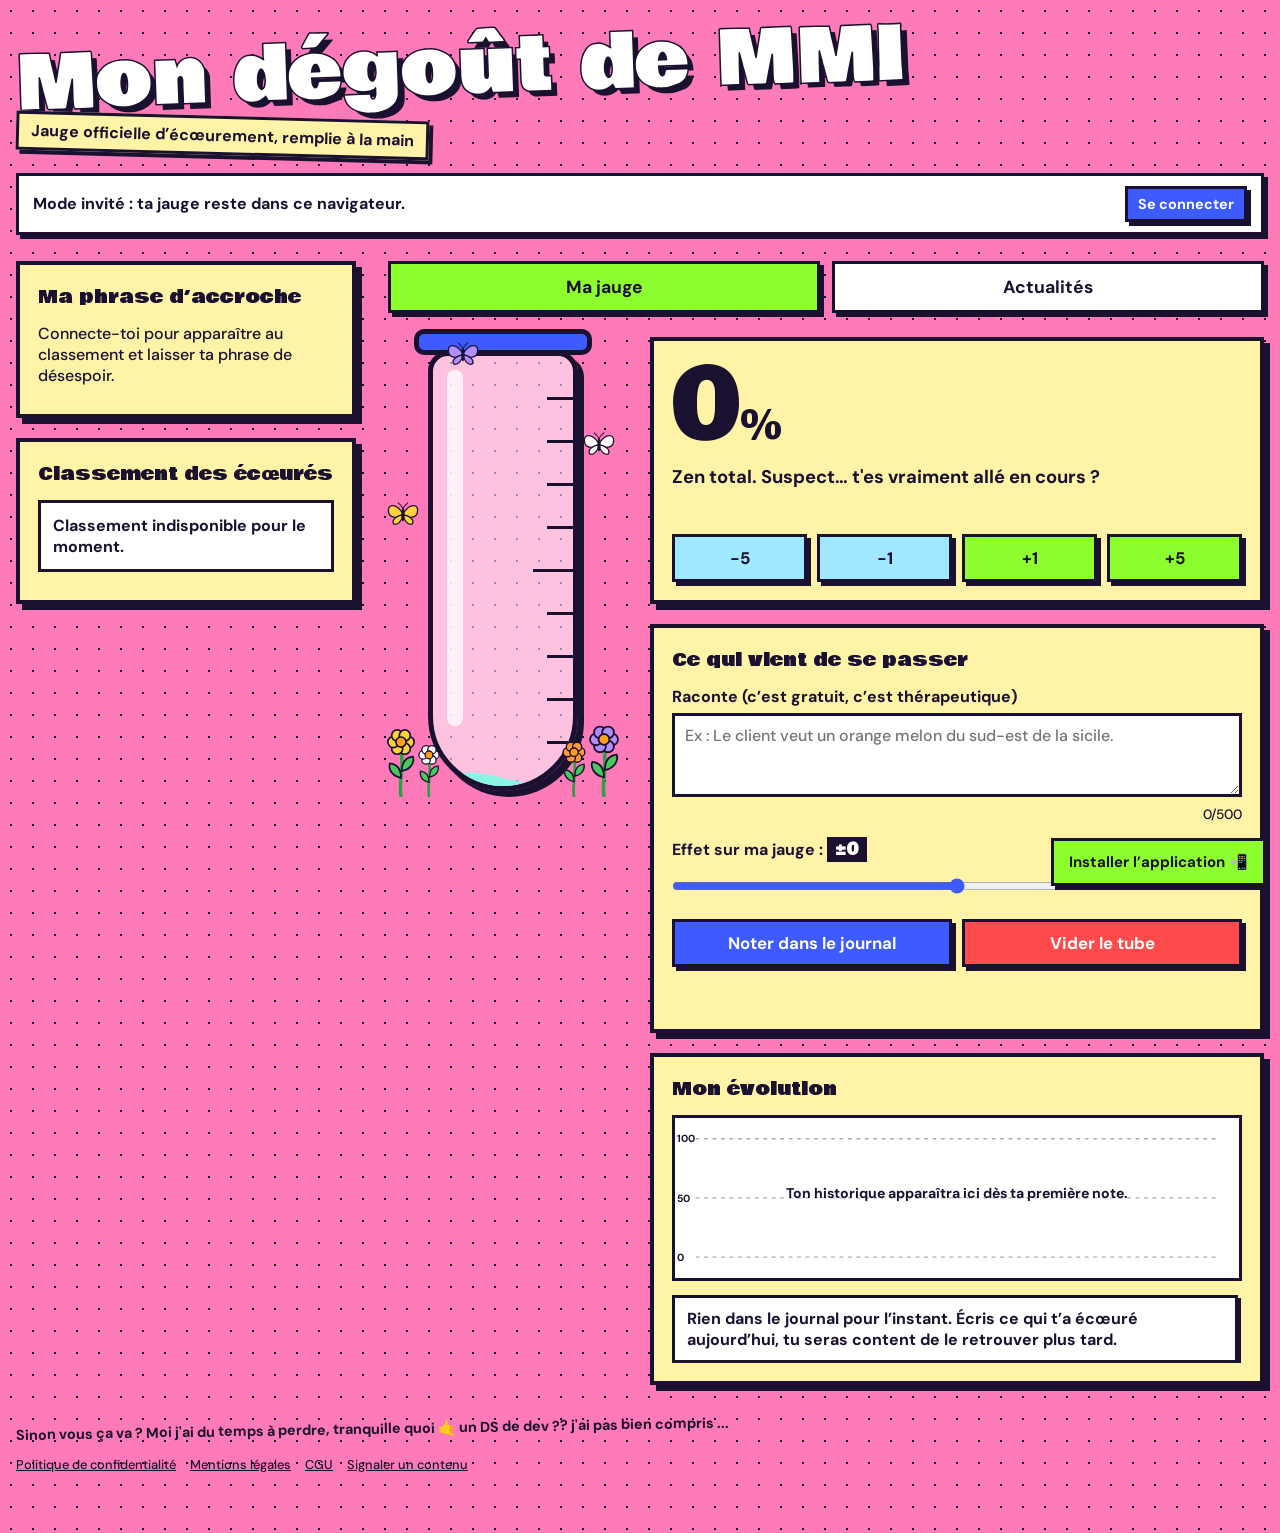
<file: index.html>
<!DOCTYPE html>
<html lang="fr">
<head>
<meta charset="utf-8">
<meta name="viewport" content="width=device-width, initial-scale=1">
<title>Mon dégoût de MMI</title>
<link rel="manifest" href="./manifest.webmanifest">
<meta name="theme-color" content="#ff7ab8">

<meta name="apple-mobile-web-app-capable" content="yes">
<meta name="apple-mobile-web-app-status-bar-style" content="black-translucent">
<meta name="apple-mobile-web-app-title" content="Dégoût MMI">
<link rel="apple-touch-icon" href="./icons/icon-192.png">
  
<script src="vendor/supabase.js"></script>
<script src="site-config.js"></script>
<style>
/* Polices hébergées sur le site (aucune requête vers Google Fonts) */
@font-face{font-family:"Bowlby One";font-style:normal;font-weight:400;font-display:swap;src:url(fonts/bowlby-one-latin-400-normal.woff2) format("woff2")}
@font-face{font-family:"DM Sans";font-style:normal;font-weight:500;font-display:swap;src:url(fonts/dm-sans-latin-500-normal.woff2) format("woff2")}
@font-face{font-family:"DM Sans";font-style:normal;font-weight:700;font-display:swap;src:url(fonts/dm-sans-latin-700-normal.woff2) format("woff2")}

:root{
  --bg:#ff7ab8; --paper:#fff3a8; --ink:#1a1030; --slime:#8dff2e; --slime-dark:#4fc400;
  --blue:#3d5bff; --white:#fff; --red:#ff4b4b; --shadow:6px 6px 0 var(--ink);
}
*{box-sizing:border-box}
html,body{margin:0}
body{
  background:var(--bg);
  background-image:radial-gradient(var(--ink) 1.2px, transparent 1.4px);
  background-size:22px 22px;
  color:var(--ink);
  font-family:"DM Sans",system-ui,sans-serif;
  font-weight:500; min-height:100vh; padding:28px 16px 60px;
}
main{max-width:1280px;margin:0 auto}

h1{
  font-family:"Bowlby One",Impact,sans-serif;font-weight:400;
  font-size:clamp(2.2rem,7vw,4.6rem);line-height:.95;margin:0 0 8px;
  color:var(--white);-webkit-text-stroke:3px var(--ink);paint-order:stroke fill;
  text-shadow:6px 6px 0 var(--ink);transform:rotate(-2deg);letter-spacing:.01em;
}
.sub{
  display:inline-block;background:var(--paper);border:3px solid var(--ink);
  padding:6px 12px;margin:10px 0 18px;box-shadow:4px 4px 0 var(--ink);
  transform:rotate(1.5deg);font-weight:700;
}
.bar{
  display:flex;flex-wrap:wrap;gap:12px;align-items:center;margin:0 0 26px;
  background:var(--white);border:3px solid var(--ink);box-shadow:4px 4px 0 var(--ink);
  padding:10px 14px;font-weight:700;
}
.bar .grow{flex:1}
.status{min-height:1.4em;font-weight:700}

.layout{display:grid;grid-template-columns:340px minmax(0,1fr);gap:32px;align-items:start}
aside{position:sticky;top:16px;display:flex;flex-direction:column;gap:20px}
@media (max-width:1000px){.layout{grid-template-columns:1fr} aside{order:2;position:static}}

.card{background:var(--paper);border:4px solid var(--ink);box-shadow:var(--shadow);padding:18px}
.card h2{font-family:"Bowlby One",Impact,sans-serif;font-weight:400;font-size:1.15rem;margin:0 0 12px}
.card p{margin:0 0 10px}
.hint{font-size:.88rem;opacity:.85}

button{
  font:inherit;font-weight:700;color:var(--ink);cursor:pointer;background:var(--white);
  border:3px solid var(--ink);padding:10px 14px;box-shadow:4px 4px 0 var(--ink);
  transition:transform .08s, box-shadow .08s;
}
button:hover{transform:translate(-1px,-1px);box-shadow:5px 5px 0 var(--ink)}
button:active{transform:translate(4px,4px);box-shadow:0 0 0 var(--ink)}
button:focus-visible,input:focus-visible,textarea:focus-visible,select:focus-visible{outline:4px solid var(--blue);outline-offset:3px}
button:disabled{opacity:.5;cursor:not-allowed}
.up{background:var(--slime)} .down{background:#9fe8ff} .danger{background:var(--red);color:var(--white)}
.primary{background:var(--blue);color:var(--white)}
.small{padding:6px 10px;font-size:.9rem}
.btnlink{
  display:inline-block;text-decoration:none;font-weight:700;color:var(--white);background:var(--blue);
  border:3px solid var(--ink);padding:10px 14px;box-shadow:4px 4px 0 var(--ink);
  transition:transform .08s, box-shadow .08s;
}
.btnlink:hover{transform:translate(-1px,-1px);box-shadow:5px 5px 0 var(--ink)}
.btnlink:active{transform:translate(4px,4px);box-shadow:0 0 0 var(--ink)}
.btnlink:focus-visible{outline:4px solid var(--blue);outline-offset:3px}

input[type=text],input[type=email],input[type=password],textarea{
  width:100%;font:inherit;font-weight:500;color:var(--ink);background:var(--white);
  border:3px solid var(--ink);padding:9px 10px;
}
textarea{resize:vertical;min-height:84px}
label{display:block;font-weight:700;margin:0 0 6px}
.field{margin:0 0 14px}
.count{font-size:.85rem;text-align:right;margin-top:4px}

/* ---------- classement ---------- */
.board{list-style:none;margin:0;padding:0;max-height:62vh;overflow:auto;border:3px solid var(--ink);background:var(--white)}
.board li{
  display:grid;grid-template-columns:36px 1fr auto;gap:4px 10px;align-items:center;
  padding:10px 12px;border-bottom:3px solid var(--ink);
}
.board li:last-child{border-bottom:0}
.board li.me{background:var(--slime)}
.rank{
  font-family:"Bowlby One",Impact,sans-serif;font-size:1rem;text-align:center;
  background:var(--ink);color:var(--white);padding:3px 0;
}
.pseudo{font-weight:700;overflow-wrap:anywhere}
.pct{font-family:"Bowlby One",Impact,sans-serif}
.mini{grid-column:2 / 4;height:10px;border:2px solid var(--ink);background:var(--white);border-radius:6px;overflow:hidden}
.mini i{display:block;height:100%;background:var(--slime-dark)}
.phrase{
  grid-column:2 / 4;font-style:italic;font-size:.92rem;line-height:1.3;overflow-wrap:anywhere;
  background:var(--paper);border:2px solid var(--ink);padding:4px 8px;
}
.phrase:empty{display:none}
.board .board-note{display:block;padding:12px;font-weight:700}
.board li.inf .pct{color:#d6001c}
.board li.inf .mini i{background:#ff4b4b}

/* ---------- tube ---------- */
.lab{display:grid;grid-template-columns:minmax(200px,230px) 1fr;gap:32px;align-items:start}
@media (max-width:720px){.lab{grid-template-columns:1fr}}
.tube-wrap{display:flex;justify-content:center;padding-top:14px}
.tube-box{position:relative;width:150px;height:440px}
.tube{
  position:absolute;inset:0;border:5px solid var(--ink);border-radius:20px 20px 75px 75px;
  background:rgba(255,255,255,.55);overflow:hidden;box-shadow:var(--shadow);isolation:isolate;
}
.tube::after{content:"";position:absolute;top:14px;left:14px;width:16px;bottom:60px;border-radius:10px;background:rgba(255,255,255,.75);z-index:5;pointer-events:none}
.cap{position:absolute;left:-14px;right:-14px;top:-22px;height:26px;background:var(--blue);border:5px solid var(--ink);border-radius:10px;z-index:6}
.liquid{
  position:absolute;left:0;right:0;bottom:0;height:0%;
  background:linear-gradient(180deg,var(--liq-top,var(--slime)) 0%,var(--liq-bot,var(--slime-dark)) 100%);
  transition:height .9s cubic-bezier(.3,1.4,.5,1);z-index:2;
}
.wave{position:absolute;left:0;top:-18px;width:200%;height:20px;overflow:visible}
.wave path{fill:var(--liq-top,var(--slime))}
.wave.w1{animation:slosh 3.2s linear infinite}
.wave.w2{top:-12px;opacity:.55;animation:slosh 5s linear infinite reverse}
@keyframes slosh{to{transform:translateX(-50%)}}
.bubble{position:absolute;bottom:-12px;border:3px solid var(--ink);border-radius:50%;background:rgba(255,255,255,.55);animation:rise linear forwards}
@keyframes rise{to{transform:translateY(var(--up));opacity:.2}}
.ticks{position:absolute;inset:0;z-index:4;pointer-events:none}
.tick{position:absolute;right:0;width:26px;border-top:3px solid var(--ink)}
.tick.big{width:40px}
.tube-box.shake{animation:shake .35s infinite}
@keyframes shake{0%,100%{transform:translateX(0) rotate(0)}25%{transform:translateX(-4px) rotate(-1.5deg)}75%{transform:translateX(4px) rotate(1.5deg)}}
.drip{position:absolute;top:-6px;left:50%;width:18px;height:18px;margin-left:-9px;background:var(--liq-top,var(--slime));border:3px solid var(--ink);border-radius:50% 50% 50% 0;transform:rotate(-45deg) scale(0);transition:transform .3s;z-index:7}
.full .drip{transform:rotate(-45deg) scale(1)}

/* ---------- 0-20 % : le jardin (fleurs + papillons) ---------- */
.garden{
  position:absolute;left:-46px;right:-46px;top:-40px;bottom:-6px;pointer-events:none;z-index:9;
  opacity:0;visibility:hidden;transition:opacity .8s,visibility 0s .8s;
}
.bloom .garden{opacity:1;visibility:visible;transition:opacity .8s}
.flower{
  position:absolute;bottom:0;height:auto;
  transform:scaleY(0);transform-origin:50% 100%;
  transition:transform .9s cubic-bezier(.3,1.5,.5,1);
}
.bloom .flower{transform:scaleY(1)}
.flower .sway{transform-box:fill-box;transform-origin:50% 100%;animation:sway 3.4s ease-in-out infinite alternate}
@keyframes sway{from{transform:rotate(-4deg)}to{transform:rotate(4deg)}}
.flower .petals{fill:var(--pc)}
.fl1{left:2px;width:34px;transition-delay:.05s}
.fl2{left:34px;width:26px;transition-delay:.25s}
.fl3{right:2px;width:36px;transition-delay:.15s}
.fl4{right:36px;width:28px;transition-delay:.35s}
.fl2 .sway{animation-delay:-1.2s} .fl3 .sway{animation-delay:-2s} .fl4 .sway{animation-delay:-.6s}
.bfly{position:absolute;width:34px;height:auto}
.bfly .wing{fill:var(--wc);stroke:var(--ink);stroke-width:1.5;stroke-linejoin:round}
.bfly .wl,.bfly .wr{transform-box:fill-box;animation:flap .3s ease-in-out infinite alternate}
.bfly .wl{transform-origin:100% 50%}
.bfly .wr{transform-origin:0 50%}
@keyframes flap{to{transform:scaleX(.2)}}
.b1{left:4px;top:190px;animation:fly1 9s ease-in-out infinite}
.b2{right:8px;top:120px;animation:fly2 11s ease-in-out -3s infinite}
.b3{left:64px;top:30px;animation:fly3 13s ease-in-out -6s infinite}
@keyframes fly1{0%,100%{transform:translate(0,0) rotate(-8deg)}25%{transform:translate(34px,-60px) rotate(12deg)}50%{transform:translate(8px,-120px) rotate(-6deg)}75%{transform:translate(-14px,-50px) rotate(14deg)}}
@keyframes fly2{0%,100%{transform:translate(0,0) rotate(8deg)}30%{transform:translate(-40px,40px) rotate(-12deg)}60%{transform:translate(-10px,110px) rotate(10deg)}80%{transform:translate(14px,50px) rotate(-8deg)}}
@keyframes fly3{0%,100%{transform:translate(0,0) rotate(0)}25%{transform:translate(50px,26px) rotate(14deg)}50%{transform:translate(90px,-6px) rotate(-10deg)}75%{transform:translate(30px,50px) rotate(8deg)}}

/* ---------- +∞ : liquide rouge, tube fissuré ---------- */
.cracks{position:absolute;inset:0;width:100%;height:100%;z-index:8;pointer-events:none;overflow:visible}
.cracks path{fill:none;stroke-linejoin:miter;stroke-linecap:round;stroke-dasharray:1;stroke-dashoffset:1;transition:stroke-dashoffset .7s ease-out}
.cracks .c-ink{stroke:var(--ink);stroke-width:5}
.cracks .c-hi{stroke:#fff;stroke-width:1.5}
.inf .cracks path{stroke-dashoffset:0}
.inf .liquid{background:linear-gradient(180deg,#ff5a5a 0%,#c4001f 60%,#8f0017 100%)}
.inf .wave path{fill:#ff5a5a}
.inf .drip{background:#ff4b4b}
.tube-box.shake.inf{animation:shake2 .11s infinite}
@keyframes shake2{0%,100%{transform:translateX(0) rotate(0)}25%{transform:translateX(-9px) rotate(-3deg)}75%{transform:translateX(9px) rotate(3deg)}}
.lab.inf .score{color:#d6001c}
.score.inf-on small{display:none}

/* ---------- panneau ---------- */
.panel{display:flex;flex-direction:column;gap:20px;min-width:0}
.score{font-family:"Bowlby One",Impact,sans-serif;font-size:clamp(3.6rem,10vw,6rem);line-height:1;margin:0}
.score small{font-size:.4em}
.mood{margin:8px 0 14px;font-size:1.15rem;font-weight:700;min-height:3.2em}
.row{display:flex;flex-wrap:wrap;gap:10px}
.row button{flex:1 1 56px;font-size:1.05rem}
input[type=range]{width:100%;accent-color:var(--blue);height:28px;margin:4px 0 0}
.impact{font-family:"Bowlby One",Impact,sans-serif;background:var(--ink);color:var(--white);padding:0 8px}

/* ---------- historique ---------- */
.chart{width:100%;height:auto;display:block;background:var(--white);border:3px solid var(--ink);margin:0 0 14px}
.history{list-style:none;margin:0;padding:0 4px 0 0;display:flex;flex-direction:column;gap:12px;max-height:520px;overflow:auto}
.history li{background:var(--white);border:3px solid var(--ink);padding:10px 12px;box-shadow:3px 3px 0 var(--ink)}
.h-top{display:flex;flex-wrap:wrap;gap:8px;align-items:center;font-size:.85rem;font-weight:700;margin-bottom:6px}
.h-top .grow{flex:1}
.badge{padding:1px 8px;border:2px solid var(--ink);font-family:"Bowlby One",Impact,sans-serif;font-size:.8rem}
.badge.plus{background:var(--slime)} .badge.minus{background:#9fe8ff} .badge.zero{background:var(--paper)}
.h-text{margin:0;overflow-wrap:anywhere;white-space:pre-wrap}
.history .empty{font-weight:700;background:var(--white);border:3px solid var(--ink);padding:10px 12px}

/* ---------- onglets + actualités ---------- */
[hidden]{display:none!important}
.center{min-width:0}
.maintabs{display:flex;gap:12px;margin:0 0 24px}
.maintabs button{flex:1;font-size:1.1rem;padding:12px 14px}
.maintabs button[aria-selected=true]{background:var(--slime)}
.news{display:flex;flex-direction:column;gap:20px;min-width:0}
.feed-head{display:flex;flex-wrap:wrap;align-items:center;justify-content:space-between;gap:10px;margin:0 0 14px}
.feed-head h2{margin:0}
.feed{list-style:none;margin:0;padding:0;display:flex;flex-direction:column;gap:14px}
.feed li{background:var(--white);border:3px solid var(--ink);padding:10px 12px;box-shadow:3px 3px 0 var(--ink)}
.feed li.mine{background:#f2ffd6}
.f-top{display:flex;flex-wrap:wrap;gap:8px;align-items:center;font-size:.85rem;font-weight:700;margin-bottom:6px}
.f-top .grow{flex:1}
.f-name{font-family:"Bowlby One",Impact,sans-serif;font-weight:400;background:var(--slime);border:2px solid var(--ink);padding:1px 8px;overflow-wrap:anywhere}
.f-text{margin:0;overflow-wrap:anywhere;white-space:pre-wrap;font-size:1.02rem}
.feed .empty{font-weight:700;box-shadow:none}

/* ---------- likes sur les actualités ---------- */
.like-row{margin-top:10px;display:flex;align-items:center;gap:10px}
.like{display:inline-flex;align-items:center;gap:6px;padding:3px 10px;font-size:.9rem;box-shadow:3px 3px 0 var(--ink)}
.like .heart{font-size:1.15em;line-height:1}
.like[aria-pressed=true]{background:#ffd6e8;color:#b0003a}

/* ---------- légal : consentement, liens, signalement ---------- */
.check{display:flex;gap:10px;align-items:flex-start;font-weight:500;margin:0}
.check input{width:auto;margin-top:4px;flex:none}
.check a{color:var(--blue);font-weight:700}
.small-link{font-size:.85rem;font-weight:700;color:var(--ink)}
.legal-nav{display:flex;flex-wrap:wrap;gap:4px 14px;margin-top:23px;font-size:.8rem;font-weight:500}
.legal-nav a{color:var(--ink);background:none;border:0;padding:0;box-shadow:none;text-decoration:underline}
.legal-nav a:hover{text-decoration-thickness:2px}

/* ---------- connexion ---------- */
dialog{border:4px solid var(--ink);background:var(--paper);box-shadow:var(--shadow);padding:22px;width:min(420px,92vw);color:var(--ink)}
dialog::backdrop{background:rgba(26,16,48,.6)}
.tabs{display:flex;gap:10px;margin:0 0 16px}
.tabs button{flex:1}
.tabs button[aria-selected=true]{background:var(--slime)}
.err{color:#b00020;font-weight:700;min-height:1.3em;margin:0 0 10px}
.msg{min-height:1.4em;font-weight:700;margin:10px 0}
.msg.ok{color:#0a6b1f}
.msg.bad{color:#b00020}
dialog h2{font-family:"Bowlby One",Impact,sans-serif;font-weight:400;font-size:1.2rem;margin:0 0 10px}
dialog p{margin:0 0 12px}
.forgot{margin:-4px 0 12px}
.linkbtn,.linkbtn:hover,.linkbtn:active{
  background:none;border:0;box-shadow:none;transform:none;padding:0;
  font-weight:700;color:var(--blue);text-decoration:underline;cursor:pointer;
}
footer{margin-top:30px;font-size:.9rem;font-weight:700;transform:rotate(-1deg)}
@media (prefers-reduced-motion:reduce){*,*::before,*::after{animation:none!important;transition:none!important}}
</style>
</head>

  <style>
#pwa-install-btn {
  position: fixed;
  right: 14px;
  bottom: 14px;
  z-index: 9999;
  background: #8dff2e;
  color: #1a1030;
  border: 3px solid #1a1030;
  padding: 11px 15px;
  font: 700 15px "DM Sans", system-ui, sans-serif;
  box-shadow: 4px 4px 0 #1a1030;
  cursor: pointer;
}
#pwa-install-btn[hidden] {
  display: none;
}
</style>

<button id="pwa-install-btn" hidden type="button">
  Installer l’application 📲
</button>

<script>
(function () {
  if ("serviceWorker" in navigator) {
    window.addEventListener("load", function () {
      navigator.serviceWorker.register("./sw.js");
    });
  }

  const installButton = document.getElementById("pwa-install-btn");
  let installPrompt = null;

  const isStandalone =
    window.matchMedia("(display-mode: standalone)").matches ||
    window.navigator.standalone === true;

  if (isStandalone) return;

  installButton.hidden = false;

  window.addEventListener("beforeinstallprompt", function (event) {
    event.preventDefault();
    installPrompt = event;
  });

  installButton.addEventListener("click", async function () {
    if (installPrompt) {
      installPrompt.prompt();
      await installPrompt.userChoice;
      installPrompt = null;
      installButton.hidden = true;
    } else {
      alert(
        "Android : ouvre le menu ⋮ de Chrome puis Installer l’application.\n\n" +
        "iPhone : dans Safari, touche Partager puis Sur l’écran d’accueil."
      );
    }
  });

  window.addEventListener("appinstalled", function () {
    installButton.hidden = true;
  });
})();
</script>
  
<body>
<main>
  <h1>Mon dégoût de MMI</h1>
  <div class="sub">Jauge officielle d’écœurement, remplie à la main</div>

  <div class="bar">
    <span id="who">Mode invité : ta jauge reste dans ce navigateur.</span>
    <span class="grow"></span>
    <button class="primary small" id="btnLogin">Se connecter</button>
    <button class="small" id="btnLogout" hidden>Se déconnecter</button>
  </div>

  <div class="layout">
    <!-- ======== COLONNE GAUCHE : CLASSEMENT ======== -->
    <aside>
      <section class="card" id="profileCard">
        <h2>Ma phrase d’accroche</h2>
        <div id="guestCta">
          <p>Connecte-toi pour apparaître au classement et laisser ta phrase de désespoir.</p>
        </div>
        <div id="phraseForm" hidden>
          <div class="field">
            <label for="phrase">Ton cri du cœur</label>
            <input type="text" id="phrase" maxlength="150" placeholder="Ex : Encore du dev...">
            <div class="count"><span id="phraseCount">0</span>/150</div>
          </div>
          <button class="up small" id="phraseSave">Publier ma phrase</button>
        </div>
      </section>

      <section class="card">
        <h2>Classement des écœurés</h2>
        <ol class="board" id="board"></ol>
        <p class="hint" id="boardHint" style="margin-top:10px"></p>
      </section>

      <section class="card" id="profilCard" hidden>
        <h2>Mon profil</h2>
        <p class="hint">Change ton pseudo, ton adresse email ou ton mot de passe.</p>
        <a class="btnlink" href="profil.html">Personnaliser mon profil</a>
      </section>
    </aside>

    <!-- ======== ZONE CENTRALE ======== -->
    <div class="center">
    <div class="maintabs" role="tablist">
      <button type="button" role="tab" id="tabGauge" aria-selected="true">Ma jauge</button>
      <button type="button" role="tab" id="tabNews" aria-selected="false">Actualités</button>
    </div>

    <div class="lab" id="lab">
      <div class="tube-wrap">
        <div class="tube-box" id="tubeBox">
          <div class="cap"></div>
          <div class="drip"></div>
          <div class="tube">
            <div class="liquid" id="liquid">
              <svg class="wave w2" viewBox="0 0 300 20" preserveAspectRatio="none"><path d="M0 10 Q37 0 75 10 T150 10 T225 10 T300 10 V20 H0Z"/></svg>
              <svg class="wave w1" viewBox="0 0 300 20" preserveAspectRatio="none"><path d="M0 10 Q37 0 75 10 T150 10 T225 10 T300 10 V20 H0Z"/></svg>
            </div>
            <div class="ticks" id="ticks"></div>
          </div>
          <svg class="cracks" viewBox="0 0 150 440" aria-hidden="true">
            <path class="c-ink" pathLength="1" d="M0 92 L26 106 L20 130 L50 144 L42 172 L68 188"/>
            <path class="c-ink" pathLength="1" d="M150 150 L124 164 L132 190 L104 206 L112 238 L84 254"/>
            <path class="c-ink" pathLength="1" d="M64 440 L70 400 L50 374 L76 348 L66 320"/>
            <path class="c-ink" pathLength="1" d="M98 0 L86 38 L104 60 L90 98"/>
            <path class="c-ink" pathLength="1" d="M42 172 L16 186"/>
            <path class="c-ink" pathLength="1" d="M112 238 L138 256"/>
            <path class="c-ink" pathLength="1" d="M76 348 L104 362"/>
            <path class="c-hi" pathLength="1" d="M0 92 L26 106 L20 130 L50 144 L42 172 L68 188"/>
            <path class="c-hi" pathLength="1" d="M150 150 L124 164 L132 190 L104 206 L112 238 L84 254"/>
            <path class="c-hi" pathLength="1" d="M64 440 L70 400 L50 374 L76 348 L66 320"/>
            <path class="c-hi" pathLength="1" d="M98 0 L86 38 L104 60 L90 98"/>
            <path class="c-hi" pathLength="1" d="M42 172 L16 186"/>
            <path class="c-hi" pathLength="1" d="M112 238 L138 256"/>
            <path class="c-hi" pathLength="1" d="M76 348 L104 362"/>
          </svg>
          <div class="garden" aria-hidden="true">
          <svg class="flower fl1" viewBox="0 0 40 90" style="--pc:#ffd23d" aria-hidden="true"><g class="sway"><path d="M20 90 C17 72 24 56 20 36" fill="none" stroke="#2f9e44" stroke-width="4" stroke-linecap="round"/><path d="M20 68 C8 66 5 56 7 51 C15 52 20 58 20 68Z" fill="#4cc760" stroke="#1a1030" stroke-width="2"/><path d="M21 60 C33 58 36 48 34 43 C26 44 21 50 21 60Z" fill="#4cc760" stroke="#1a1030" stroke-width="2"/><g class="petals" stroke="#1a1030" stroke-width="2"><circle cx="29" cy="26" r="6.5"/><circle cx="24.5" cy="33.8" r="6.5"/><circle cx="15.5" cy="33.8" r="6.5"/><circle cx="11" cy="26" r="6.5"/><circle cx="15.5" cy="18.2" r="6.5"/><circle cx="24.5" cy="18.2" r="6.5"/></g><circle cx="20" cy="26" r="6" fill="#ff9f1c" stroke="#1a1030" stroke-width="2"/></g></svg>
          <svg class="flower fl2" viewBox="0 0 40 90" style="--pc:#ffffff" aria-hidden="true"><g class="sway"><path d="M20 90 C17 72 24 56 20 36" fill="none" stroke="#2f9e44" stroke-width="4" stroke-linecap="round"/><path d="M20 68 C8 66 5 56 7 51 C15 52 20 58 20 68Z" fill="#4cc760" stroke="#1a1030" stroke-width="2"/><path d="M21 60 C33 58 36 48 34 43 C26 44 21 50 21 60Z" fill="#4cc760" stroke="#1a1030" stroke-width="2"/><g class="petals" stroke="#1a1030" stroke-width="2"><circle cx="29" cy="26" r="6.5"/><circle cx="24.5" cy="33.8" r="6.5"/><circle cx="15.5" cy="33.8" r="6.5"/><circle cx="11" cy="26" r="6.5"/><circle cx="15.5" cy="18.2" r="6.5"/><circle cx="24.5" cy="18.2" r="6.5"/></g><circle cx="20" cy="26" r="6" fill="#ff9f1c" stroke="#1a1030" stroke-width="2"/></g></svg>
          <svg class="flower fl3" viewBox="0 0 40 90" style="--pc:#b28dff" aria-hidden="true"><g class="sway"><path d="M20 90 C17 72 24 56 20 36" fill="none" stroke="#2f9e44" stroke-width="4" stroke-linecap="round"/><path d="M20 68 C8 66 5 56 7 51 C15 52 20 58 20 68Z" fill="#4cc760" stroke="#1a1030" stroke-width="2"/><path d="M21 60 C33 58 36 48 34 43 C26 44 21 50 21 60Z" fill="#4cc760" stroke="#1a1030" stroke-width="2"/><g class="petals" stroke="#1a1030" stroke-width="2"><circle cx="29" cy="26" r="6.5"/><circle cx="24.5" cy="33.8" r="6.5"/><circle cx="15.5" cy="33.8" r="6.5"/><circle cx="11" cy="26" r="6.5"/><circle cx="15.5" cy="18.2" r="6.5"/><circle cx="24.5" cy="18.2" r="6.5"/></g><circle cx="20" cy="26" r="6" fill="#ff9f1c" stroke="#1a1030" stroke-width="2"/></g></svg>
          <svg class="flower fl4" viewBox="0 0 40 90" style="--pc:#ff9a3c" aria-hidden="true"><g class="sway"><path d="M20 90 C17 72 24 56 20 36" fill="none" stroke="#2f9e44" stroke-width="4" stroke-linecap="round"/><path d="M20 68 C8 66 5 56 7 51 C15 52 20 58 20 68Z" fill="#4cc760" stroke="#1a1030" stroke-width="2"/><path d="M21 60 C33 58 36 48 34 43 C26 44 21 50 21 60Z" fill="#4cc760" stroke="#1a1030" stroke-width="2"/><g class="petals" stroke="#1a1030" stroke-width="2"><circle cx="29" cy="26" r="6.5"/><circle cx="24.5" cy="33.8" r="6.5"/><circle cx="15.5" cy="33.8" r="6.5"/><circle cx="11" cy="26" r="6.5"/><circle cx="15.5" cy="18.2" r="6.5"/><circle cx="24.5" cy="18.2" r="6.5"/></g><circle cx="20" cy="26" r="6" fill="#ff9f1c" stroke="#1a1030" stroke-width="2"/></g></svg>
          <svg class="bfly b1" viewBox="0 0 40 30" style="--wc:#ffd23d" aria-hidden="true"><g class="wl"><path class="wing" d="M20 15 C12 2 1 3 3 13 C4 20 13 21 20 16Z"/><path class="wing" d="M20 16 C13 17 6 22 9 27 C14 29 19 23 20 16Z"/></g><g class="wr"><path class="wing" d="M20 15 C28 2 39 3 37 13 C36 20 27 21 20 16Z"/><path class="wing" d="M20 16 C27 17 34 22 31 27 C26 29 21 23 20 16Z"/></g><ellipse cx="20" cy="16" rx="1.8" ry="8" fill="#1a1030"/><path d="M20 9 C18 4 15 3 14 2 M20 9 C22 4 25 3 26 2" stroke="#1a1030" stroke-width="1.2" fill="none"/></svg>
          <svg class="bfly b2" viewBox="0 0 40 30" style="--wc:#ffffff" aria-hidden="true"><g class="wl"><path class="wing" d="M20 15 C12 2 1 3 3 13 C4 20 13 21 20 16Z"/><path class="wing" d="M20 16 C13 17 6 22 9 27 C14 29 19 23 20 16Z"/></g><g class="wr"><path class="wing" d="M20 15 C28 2 39 3 37 13 C36 20 27 21 20 16Z"/><path class="wing" d="M20 16 C27 17 34 22 31 27 C26 29 21 23 20 16Z"/></g><ellipse cx="20" cy="16" rx="1.8" ry="8" fill="#1a1030"/><path d="M20 9 C18 4 15 3 14 2 M20 9 C22 4 25 3 26 2" stroke="#1a1030" stroke-width="1.2" fill="none"/></svg>
          <svg class="bfly b3" viewBox="0 0 40 30" style="--wc:#b28dff" aria-hidden="true"><g class="wl"><path class="wing" d="M20 15 C12 2 1 3 3 13 C4 20 13 21 20 16Z"/><path class="wing" d="M20 16 C13 17 6 22 9 27 C14 29 19 23 20 16Z"/></g><g class="wr"><path class="wing" d="M20 15 C28 2 39 3 37 13 C36 20 27 21 20 16Z"/><path class="wing" d="M20 16 C27 17 34 22 31 27 C26 29 21 23 20 16Z"/></g><ellipse cx="20" cy="16" rx="1.8" ry="8" fill="#1a1030"/><path d="M20 9 C18 4 15 3 14 2 M20 9 C22 4 25 3 26 2" stroke="#1a1030" stroke-width="1.2" fill="none"/></svg>
          </div>
        </div>
      </div>

      <div class="panel">
        <section class="card">
          <p class="score" id="score" aria-live="polite"><span id="num">0</span><small>%</small></p>
          <p class="mood" id="mood"></p>
          <div class="row">
            <button class="down" data-d="-5">−5</button>
            <button class="down" data-d="-1">−1</button>
            <button class="up" data-d="1">+1</button>
            <button class="up" data-d="5">+5</button>
          </div>
        </section>

        <section class="card">
          <h2>Ce qui vient de se passer</h2>
          <div class="field">
            <label for="note">Raconte (c’est gratuit, c’est thérapeutique)</label>
            <textarea id="note" maxlength="500" placeholder="Ex : Le client veut un orange melon du sud-est de la sicile."></textarea>
            <div class="count"><span id="noteCount">0</span>/500</div>
          </div>
          <div class="field">
            <label for="impact">Effet sur ma jauge : <span class="impact" id="impactVal">±0</span></label>
            <input type="range" id="impact" min="-20" max="20" value="0">
          </div>
          <div class="row">
            <button class="primary" id="noteAdd">Noter dans le journal</button>
            <button class="danger" id="reset">Vider le tube</button>
          </div>
          <p class="status" id="status" role="status" style="margin-top:12px"></p>
        </section>

        <section class="card">
          <h2>Mon évolution</h2>
          <svg class="chart" id="chart" viewBox="0 0 600 170" role="img" aria-label="Courbe de l’évolution de ton dégoût"></svg>
          <ul class="history" id="history"></ul>
        </section>
      </div>
    </div>

    <!-- ======== ACTUALITÉS ======== -->
    <section class="news" id="newsView" hidden>
      <div class="card" id="newsGuest">
        <h2>Actualités</h2>
        <p>Lis ce que les autres écœurés ont sur le cœur. Connecte-toi pour publier toi aussi.</p>
      </div>

      <div class="card" id="newsComposer" hidden>
        <h2>Partager une actualité</h2>
        <div class="field">
          <label for="newsText">Ta pensée du jour (visible par tout le monde)</label>
          <textarea id="newsText" maxlength="500" placeholder="Ex : Quelqu'un a encore dit « c'est rien, c'est que du SQL »"></textarea>
          <div class="count"><span id="newsCount">0</span>/500</div>
        </div>
        <button class="primary" id="newsPublish">Publier</button>
        <p class="status" id="newsMsg" role="status" style="margin:10px 0 0"></p>
      </div>

      <div class="card">
        <div class="feed-head">
          <h2>Fil d’actualités</h2>
          <button class="primary small" id="newsRefresh">Actualiser</button>
        </div>
        <ul class="feed" id="newsList"></ul>
        <div class="row" style="margin-top:14px">
          <button id="newsMore" hidden>Voir plus anciennes</button>
        </div>
      </div>
    </section>
    </div>
  </div>

  <footer>Sinon vous ça va ? Moi j'ai du temps à perdre, tranquille quoi 🤙 un DS de dev ?? j'ai pas bien compris ...</footer>
  <nav class="legal-nav" aria-label="Documents légaux">
    <a href="confidentialite.html">Politique de confidentialité</a>
    <a href="mentions-legales.html">Mentions légales</a>
    <a href="cgu.html">CGU</a>
    <a href="#" id="reportLink">Signaler un contenu</a>
  </nav>
</main>

<!-- ======== MODALE CONNEXION ======== -->
<dialog id="authDlg">
  <form id="authForm" method="dialog" novalidate>
    <div class="tabs" role="tablist">
      <button type="button" role="tab" id="tabIn" aria-selected="true">Connexion</button>
      <button type="button" role="tab" id="tabUp" aria-selected="false">Inscription</button>
    </div>
    <div class="field" id="pseudoField" hidden>
      <label for="pseudo">Pseudo (visible au classement)</label>
      <input type="text" id="pseudo" maxlength="20" autocomplete="nickname">
    </div>
    <div class="field">
      <label for="email">Email</label>
      <input type="email" id="email" autocomplete="email">
    </div>
    <div class="field">
      <label for="pass">Mot de passe (6 caractères minimum)</label>
      <input type="password" id="pass" autocomplete="current-password">
    </div>
    <div class="field" id="consentField" hidden>
      <label class="check"><input type="checkbox" id="consent"><span>J’ai <strong>15 ans ou plus</strong> et j’ai lu la <a href="confidentialite.html" target="_blank" rel="noopener">politique de confidentialité</a> et les <a href="cgu.html" target="_blank" rel="noopener">CGU</a>.</span></label>
    </div>
    <p class="forgot" id="forgotRow"><button type="button" class="linkbtn" id="forgotBtn">Mot de passe oublié ?</button></p>
    <p class="err" id="authErr" role="alert"></p>
    <div class="row">
      <button type="submit" class="primary" id="authSubmit">Me connecter</button>
      <button type="button" id="authCancel">Annuler</button>
    </div>
  </form>
</dialog>

<!-- ======== MODALE MOT DE PASSE OUBLIÉ ======== -->
<dialog id="forgotDlg">
  <form id="forgotForm" novalidate>
    <h2>Mot de passe oublié</h2>
    <p>Entre l’adresse email de ton compte : on t’envoie un lien pour choisir un nouveau mot de passe.</p>
    <div class="field">
      <label for="forgotEmail">Email</label>
      <input type="email" id="forgotEmail" autocomplete="email">
    </div>
    <p class="msg" id="forgotMsg" role="status"></p>
    <div class="row">
      <button type="submit" class="primary" id="forgotSubmit">Envoyer le lien</button>
      <button type="button" id="forgotBack">Retour</button>
    </div>
  </form>
</dialog>

<!-- ======== MODALE NOUVEAU MOT DE PASSE (après clic sur le lien reçu par email) ======== -->
<dialog id="recoverDlg">
  <form id="recoverForm" novalidate>
    <h2>Nouveau mot de passe</h2>
    <p>Choisis un nouveau mot de passe pour ton compte.</p>
    <div class="field">
      <label for="newPw1">Nouveau mot de passe (6 caractères minimum)</label>
      <input type="password" id="newPw1" autocomplete="new-password">
    </div>
    <div class="field">
      <label for="newPw2">Confirmer le mot de passe</label>
      <input type="password" id="newPw2" autocomplete="new-password">
    </div>
    <p class="msg" id="recoverMsg" role="alert"></p>
    <div class="row">
      <button type="submit" class="primary" id="recoverSubmit">Enregistrer</button>
      <button type="button" id="recoverCancel">Plus tard</button>
    </div>
  </form>
</dialog>

<script>
(function(){
  "use strict";

  var SUPABASE_URL = "https://jkqkohhfoqaeszfzykbo.supabase.co";
  var SUPABASE_ANON_KEY = "sb_publishable_wZPckTyWZG-D9gs6HorRKA_snXc1h_O";


  var ONLINE = !!(SUPABASE_URL && SUPABASE_ANON_KEY && window.supabase);
  var sb = ONLINE ? window.supabase.createClient(SUPABASE_URL, SUPABASE_ANON_KEY) : null;

  var LS_KEY = "degout-mmi-v2";
  var $ = function(id){ return document.getElementById(id); };
  function el(tag, cls, text){
    var n = document.createElement(tag);
    if(cls) n.className = cls;
    if(text !== undefined) n.textContent = text;
    return n;
  }
  var INF = 101;                 // 101 = « +∞ » (au-delà de 100 %)
  function clamp(v){ return Math.max(0, Math.min(INF, Math.round(v))); }
  // À 100 %, un point de plus fait passer en +∞ (enregistré en base sous la valeur 101).
  // En redescendant, +∞ revient d'abord à 100 %.
  function applyDelta(prev, d){
    if(d === 0) return prev;
    if(d > 0) return prev >= 100 ? INF : Math.min(100, prev + d);
    if(prev > 100) return 100;
    return Math.max(0, prev + d);
  }

  var state = { level: 0, entries: [] };
  var user = null;              // utilisateur Supabase ou null (invité)
  var syncTimer = null;

  /* ---------- messages de la jauge ---------- */
  var moods = [
    [0,  "Zen total. Suspect… t'es vraiment allé en cours ?"],
    [15, "Petit pincement. Un ds surprise en marketing ..."],
    [25, "J'ai cliqué sur le mauvais cliquet"],
    [35, "Ça monte. Tremaine qui demande de travailler sans IA"],
    [45, "J'ai vu une affiche par IA, j'ai cru faire une crise cardiaque"],
    [55, "On reste positif dans le négatif, ok ..."],
    [65, "Un logo en SVG, un diapo en SVG, c'est quoi la suite ? "],
    [75, "Il y a un truc qui me dérange. Petit CM de traitement de l'info"],
    [85, "Quelqu’un vient de dire « c’est juste un petit site vitrine »."],
    [95, "Critique. Je vois du PHP partout"],
    [100,"TROP-PLEIN. Le tube déborde. Il y a un audit en papier pour essuyer tout ça ???"],
    [101,"+∞ DÉGOÛT. Le tube se fissure. Plus aucune unité ne peut mesurer ça."]
  ];
  function moodFor(v){
    var t = moods[0][1];
    for(var i=0;i<moods.length;i++){ if(v >= moods[i][0]) t = moods[i][1]; }
    return t;
  }

  /* ---------- graduations du tube ---------- */
  (function(){
    var ticks = $("ticks");
    for(var p=10;p<100;p+=10){
      var t = el("div", "tick" + (p % 50 === 0 ? " big" : ""));
      t.style.bottom = "calc(" + p + "% - 1.5px)";
      ticks.appendChild(t);
    }
  })();

  /* ---------- stockage invité ---------- */
  function loadGuest(){
    var s = { level: 0, entries: [] };
    try{
      var raw = localStorage.getItem(LS_KEY);
      if(raw){
        var o = JSON.parse(raw);
        s.level = clamp(o.level || 0);
        s.entries = Array.isArray(o.entries) ? o.entries : [];
      } else {
        var old = parseInt(localStorage.getItem("degout-mmi-niveau"), 10);
        if(!isNaN(old)) s.level = clamp(old);
      }
    }catch(e){}
    return s;
  }
  function saveGuest(){
    try{ localStorage.setItem(LS_KEY, JSON.stringify(state)); }catch(e){}
  }

  /* ---------- statut ---------- */
  var statusTimer;
  function say(msg, ms){
    $("status").textContent = msg || "";
    clearTimeout(statusTimer);
    if(msg) statusTimer = setTimeout(function(){ $("status").textContent = ""; }, ms || 4000);
  }

  /* ---------- rendu de la jauge ---------- */
  var shown = 0, raf;
  function countTo(target){
    cancelAnimationFrame(raf);
    if(target > 100){ shown = target; $("num").textContent = "+∞"; return; }
    (function step(){
      if(shown === target) return;
      shown += shown < target ? 1 : -1;
      $("num").textContent = shown;
      raf = requestAnimationFrame(function(){ setTimeout(step, 12); });
    })();
  }
  // Couleur du liquide : lagon attirant jusqu'à 20 %, glisse vers le vert toxique à 40 %.
  var COOL  = { top:[138,245,228], bot:[53,198,216] };
  var SLIME = { top:[141,255,46],  bot:[79,196,0] };
  function mixRGB(a, b, t){ return "rgb(" + a.map(function(v, i){ return Math.round(v + (b[i] - v) * t); }).join(",") + ")"; }
  function renderGauge(){
    var lv = state.level, inf = lv > 100;
    var t = Math.max(0, Math.min(1, (Math.min(lv, 100) - 20) / 20));   // 0 jusqu'à 20 %, 1 à partir de 40 %
    $("tubeBox").style.setProperty("--liq-top", mixRGB(COOL.top, SLIME.top, t));
    $("tubeBox").style.setProperty("--liq-bot", mixRGB(COOL.bot, SLIME.bot, t));
    $("tubeBox").classList.toggle("bloom", lv <= 20);
    $("liquid").style.height = Math.min(lv, 100) + "%";
    $("mood").textContent = moodFor(lv);
    countTo(lv);
    $("score").classList.toggle("inf-on", inf);
    $("tubeBox").classList.toggle("shake", lv >= 100);
    $("tubeBox").classList.toggle("inf", inf);
    $("lab").classList.toggle("full", lv >= 100);
    $("lab").classList.toggle("inf", inf);
  }

  /* ---------- bulles ---------- */
  setInterval(function(){
    if(state.level < 4 || document.hidden || $("lab").hidden) return;
    var liquid = $("liquid");
    var size = 8 + Math.random()*16;
    var b = el("div", "bubble");
    b.style.width = b.style.height = size + "px";
    b.style.left = (8 + Math.random()*70) + "%";
    b.style.setProperty("--up", "-" + (liquid.clientHeight - 8) + "px");
    b.style.animationDuration = (2.5 + Math.random()*3) + "s";
    liquid.appendChild(b);
    setTimeout(function(){ b.remove(); }, 6000);
  }, 650);

  /* ---------- journal + courbe ---------- */
  var SVGNS = "http://www.w3.org/2000/svg";
  function s(tag, attrs){
    var n = document.createElementNS(SVGNS, tag);
    for(var k in attrs) n.setAttribute(k, attrs[k]);
    return n;
  }
  function fmtDate(iso){
    try{
      return new Date(iso).toLocaleString("fr-FR", { day:"2-digit", month:"short", hour:"2-digit", minute:"2-digit" });
    }catch(e){ return ""; }
  }

  function renderChart(){
    var svg = $("chart");
    svg.replaceChildren();
    var W = 600, H = 170, P = 22;
    [0,50,100].forEach(function(v){
      var y = H - P - v/100*(H - 2*P);
      svg.appendChild(s("line", { x1:P, x2:W-P, y1:y, y2:y, stroke:"#1a1030", "stroke-width":1.5, "stroke-dasharray":"4 5", opacity:.35 }));
      var t = s("text", { x:2, y:y+4, "font-size":11, "font-weight":700, fill:"#1a1030" });
      t.textContent = v; svg.appendChild(t);
    });
    var E = state.entries.slice(-40);
    if(!E.length){
      var t0 = s("text", { x:W/2, y:H/2, "text-anchor":"middle", "font-size":15, "font-weight":700, fill:"#1a1030" });
      t0.textContent = "Ton historique apparaîtra ici dès ta première note.";
      svg.appendChild(t0); return;
    }
    var pts = E.map(function(e,i){
      return {
        x: E.length === 1 ? W/2 : P + 20 + i*(W - 2*P - 40)/(E.length - 1),
        y: H - P - Math.min(e.level, 100)/100*(H - 2*P), e: e
      };
    });
    var line = pts.map(function(p){ return p.x + "," + p.y; }).join(" ");
    if(pts.length > 1){
      svg.appendChild(s("polygon", { points: pts[0].x + "," + (H-P) + " " + line + " " + pts[pts.length-1].x + "," + (H-P), fill:"#8dff2e", opacity:.55 }));
      svg.appendChild(s("polyline", { points: line, fill:"none", stroke:"#1a1030", "stroke-width":3, "stroke-linejoin":"round" }));
    }
    pts.forEach(function(p){
      var c = s("circle", { cx:p.x, cy:p.y, r:6, fill: p.e.level > 100 ? "#ff4b4b" : p.e.delta > 0 ? "#8dff2e" : (p.e.delta < 0 ? "#9fe8ff" : "#fff3a8"), stroke:"#1a1030", "stroke-width":3 });
      var tt = s("title", {});
      tt.textContent = fmtDate(p.e.created_at) + " : " + (p.e.level > 100 ? "+∞" : p.e.level + " %") + (p.e.text ? " : " + p.e.text : "");
      c.appendChild(tt); svg.appendChild(c);
    });
  }

  function renderHistory(){
    var ul = $("history");
    ul.replaceChildren();
    if(!state.entries.length){
      ul.appendChild(el("li", "empty", "Rien dans le journal pour l’instant. Écris ce qui t’a écœuré aujourd’hui, tu seras content de le retrouver plus tard."));
      return;
    }
    state.entries.slice().reverse().slice(0, 100).forEach(function(e){
      var li = el("li");
      var top = el("div", "h-top");
      top.appendChild(el("span", "", fmtDate(e.created_at)));
      var d = e.delta;
      top.appendChild(el("span", "badge " + (d > 0 ? "plus" : d < 0 ? "minus" : "zero"), (e.level > 100 && d > 0) ? "+∞" : (d > 0 ? "+" : d < 0 ? "−" : "±") + Math.abs(d)));
      top.appendChild(el("span", "", "jauge à " + (e.level > 100 ? "+∞" : e.level + " %")));
      top.appendChild(el("span", "grow"));
      var del = el("button", "small", "Supprimer");
      del.setAttribute("aria-label", "Supprimer cette note");
      del.addEventListener("click", function(){ removeEntry(e); });
      top.appendChild(del);
      li.appendChild(top);
      li.appendChild(el("p", "h-text", e.text || "(sans commentaire)"));
      ul.appendChild(li);
    });
  }

  function renderAll(){ renderGauge(); renderChart(); renderHistory(); }

  /* ---------- actions sur la jauge ---------- */
  function persistLevel(){
    if(!user){ saveGuest(); return; }
    clearTimeout(syncTimer);
    syncTimer = setTimeout(async function(){
      var r = await sb.from("profiles").update({ level: state.level, updated_at: new Date().toISOString() }).eq("id", user.id);
      if(r.error) say("Synchronisation impossible pour le moment.");
      else loadBoard();
    }, 600);
  }
  function changeLevel(d){ state.level = applyDelta(state.level, d); renderGauge(); persistLevel(); }

  async function addEntry(text, delta, target){
    var before = state.level;
    var after = (typeof target === "number") ? target : applyDelta(before, delta);
    var entry = { text: text, delta: after - before, level: after, created_at: new Date().toISOString() };
    if(user){
      var r = await sb.from("entries").insert({ text: entry.text, delta: entry.delta, level: entry.level, created_at: entry.created_at }).select().single();
      if(r.error){ say("Impossible d’enregistrer la note. Réessaie."); return false; }
      entry.id = r.data.id;
      state.level = after;
      state.entries.push(entry);
      persistLevel();
    } else {
      entry.id = Date.now() + "-" + Math.random().toString(36).slice(2, 6);
      state.level = after;
      state.entries.push(entry);
      saveGuest();
    }
    renderAll();
    return true;
  }

  async function removeEntry(e){
    if(!confirm("Supprimer cette note du journal ?")) return;
    if(user){
      var r = await sb.from("entries").delete().eq("id", e.id);
      if(r.error){ say("Suppression impossible."); return; }
    }
    state.entries = state.entries.filter(function(x){ return x.id !== e.id; });
    if(!user) saveGuest();
    renderChart(); renderHistory();
  }

  /* ---------- contrôles ---------- */
  document.querySelectorAll("[data-d]").forEach(function(b){
    b.addEventListener("click", function(){ changeLevel(parseInt(b.dataset.d, 10)); });
  });

  var note = $("note"), impact = $("impact");
  function fmtImpact(v){ return (v > 0 ? "+" : v < 0 ? "−" : "±") + Math.abs(v); }
  note.addEventListener("input", function(){ $("noteCount").textContent = note.value.length; });
  impact.addEventListener("input", function(){ $("impactVal").textContent = fmtImpact(parseInt(impact.value, 10)); });

  $("noteAdd").addEventListener("click", async function(){
    var text = note.value.trim();
    var d = parseInt(impact.value, 10);
    if(!text && d === 0){ say("Écris quelque chose ou choisis un effet sur la jauge."); return; }
    var btn = $("noteAdd"); btn.disabled = true;
    var ok = await addEntry(text, d);
    btn.disabled = false;
    if(ok){
      note.value = ""; impact.value = 0;
      $("noteCount").textContent = 0; $("impactVal").textContent = "±0";
      say("Noté. Tu ne pourras pas dire que tu ne savais pas.");
    }
  });

  $("reset").addEventListener("click", async function(){
    if(state.level === 0){ say("Le tube est déjà vide."); return; }
    if(!confirm("Vider le tube ? Une ligne sera ajoutée à ton journal.")) return;
    await addEntry("Remise à zéro du tube", 0, 0);
  });

  document.addEventListener("keydown", function(e){
    var tag = (e.target.tagName || "").toLowerCase();
    if(tag === "input" || tag === "textarea" || tag === "select" || tag === "button") return;
    if(e.key === "ArrowUp" || e.key === "+") changeLevel(1);
    if(e.key === "ArrowDown" || e.key === "-") changeLevel(-1);
  });

  /* ---------- classement ---------- */
  var DEMO = [
    { pseudo:"Léa_UX", level:97, phrase:"Mon prof veut « un peu plus de wow »." },
    { pseudo:"Kevin.png", level:81, phrase:"Encore un rendu pour minuit." },
    { pseudo:"PapyrusLover", level:64, phrase:"Je ne regarderai plus jamais un dégradé." },
    { pseudo:"Sam", level:33, phrase:"" }
  ];

  function renderBoard(rows, demo, msg){
    var ol = $("board");
    ol.replaceChildren();
    if(msg){ ol.appendChild(el("li", "board-note", msg)); }
    rows.forEach(function(r, i){
      var li = el("li", (user && r.id === user.id ? "me" : "") + (r.level > 100 ? " inf" : ""));
      li.appendChild(el("span", "rank", String(i + 1)));
      li.appendChild(el("span", "pseudo", r.pseudo));
      li.appendChild(el("span", "pct", r.level > 100 ? "+∞" : r.level + " %"));
      var bar = el("div", "mini"); var fill = el("i"); fill.style.width = Math.min(r.level, 100) + "%"; bar.appendChild(fill);
      li.appendChild(bar);
      li.appendChild(el("div", "phrase", r.phrase || ""));
      ol.appendChild(li);
    });
    $("boardHint").textContent = demo
      ? "Exemples fictifs : le vrai classement s’active une fois Supabase configuré (voir README)."
      : (rows.length ? "Top 20 des plus écœurés, mis à jour toutes les 30 secondes." : "");
  }

  async function loadBoard(){
    if(!sb){ renderBoard(DEMO, true); return; }
    var r = await sb.from("profiles").select("id,pseudo,phrase,level")
      .order("level", { ascending:false }).order("updated_at", { ascending:false }).limit(20);
    if(r.error){ renderBoard([], false, "Classement indisponible pour le moment."); return; }
    renderBoard(r.data, false, r.data.length ? "" : "Personne n’est encore écœuré. Sois le premier.");
  }
  setInterval(function(){ if(!document.hidden) loadBoard(); }, 30000);

  /* ---------- onglets + actualités ---------- */
  var NEWS_PAGE = 20, newsLimit = NEWS_PAGE, newsMsgTimer;
  function sayNews(msg){
    $("newsMsg").textContent = msg || "";
    clearTimeout(newsMsgTimer);
    if(msg) newsMsgTimer = setTimeout(function(){ $("newsMsg").textContent = ""; }, 5000);
  }
  function newsVisible(){ return !$("newsView").hidden; }
  function showTab(name){
    var news = name === "news";
    $("lab").hidden = news;
    $("newsView").hidden = !news;
    $("tabGauge").setAttribute("aria-selected", String(!news));
    $("tabNews").setAttribute("aria-selected", String(news));
    if(news) loadNews();
  }
  $("tabGauge").addEventListener("click", function(){ showTab("gauge"); });
  $("tabNews").addEventListener("click", function(){ showTab("news"); });

  function renderNews(rows, more, msg){
    var ul = $("newsList");
    ul.replaceChildren();
    if(msg){ ul.appendChild(el("li", "empty", msg)); }
    else if(!rows.length){ ul.appendChild(el("li", "empty", "Aucune actualité pour l’instant. Écris la première.")); }
    rows.forEach(function(r){
      var mine = !!(user && r.user_id === user.id);
      var li = el("li", mine ? "mine" : "");
      var top = el("div", "f-top");
      top.appendChild(el("span", "f-name", (r.profiles && r.profiles.pseudo) || "Anonyme"));
      top.appendChild(el("span", "", fmtDate(r.created_at)));
      top.appendChild(el("span", "grow"));
      if(mine){
        var del = el("button", "small", "Supprimer");
        del.setAttribute("aria-label", "Supprimer cette actualité");
        del.addEventListener("click", function(){ deleteNews(r.id); });
        top.appendChild(del);
      }
      li.appendChild(top);
      if(!mine && window.SITE && SITE.email){
        var rep = el("a", "small-link", "Signaler");
        rep.href = "mailto:" + SITE.email + "?subject=" + encodeURIComponent("Signalement d'une actualité")
          + "&body=" + encodeURIComponent("Bonjour,\n\nJe signale l'actualité suivante :\n- Auteur : " + ((r.profiles && r.profiles.pseudo) || "?") + "\n- Date : " + fmtDate(r.created_at) + "\n- Extrait : " + String(r.text).slice(0, 120) + "\n\nMotif (contenu illicite, harcèlement, données personnelles, autre) :\n\nJe confirme que ce signalement est fait de bonne foi et que les informations ci-dessus sont exactes.\n\nNom et e-mail :");
        top.appendChild(rep);
      }
      li.appendChild(el("p", "f-text", r.text));
      if(likesAvailable){
        var lr = el("div", "like-row");
        lr.appendChild(likeButton(r));
        li.appendChild(lr);
      }
      ul.appendChild(li);
    });
    $("newsMore").hidden = !more;
  }

  var likesAvailable = true, myLikes = {};
  function newsQuery(cols){
    return sb.from("posts").select(cols).order("created_at", { ascending:false }).range(0, newsLimit);   // newsLimit + 1 lignes
  }




async function loadNews(){
  if(!sb){
    renderNews([], false, "Les actualités s’activeront une fois Supabase configuré.");
    return;
  }

  // 1. Récupérer les publications, sans jointure profiles
  var r = await newsQuery("id,user_id,text,created_at,like_count");
  likesAvailable = !r.error;

  if(r.error){
    r = await newsQuery("id,user_id,text,created_at");
  }

  if(r.error){
    console.error("Erreur Supabase actualités :", r.error);
    renderNews([], false, "Actualités indisponibles pour le moment.");
    return;
  }

  var rows = r.data || [];
  var more = rows.length > newsLimit;
  if(more) rows = rows.slice(0, newsLimit);

  // 2. Récupérer les pseudos séparément
  var userIds = [...new Set(rows.map(function(x){ return x.user_id; }).filter(Boolean))];

  if(userIds.length){
    var profilesResult = await sb
      .from("profiles")
      .select("id,pseudo")
      .in("id", userIds);

    if(profilesResult.error){
      console.error("Erreur récupération des pseudos :", profilesResult.error);
    } else {
      var profilesById = {};

      (profilesResult.data || []).forEach(function(profile){
        profilesById[profile.id] = profile.pseudo;
      });

      rows.forEach(function(post){
        post.profiles = {
          pseudo: profilesById[post.user_id] || "Anonyme"
        };
      });
    }
  }

  // 3. Récupérer les likes
  myLikes = {};

  if(likesAvailable && user && rows.length){
    var lk = await sb
      .from("post_likes")
      .select("post_id")
      .in("post_id", rows.map(function(x){ return x.id; }));

    if(!lk.error && lk.data){
      lk.data.forEach(function(x){
        myLikes[x.post_id] = true;
      });
    }
  }

  // 4. Afficher les actualités
  renderNews(rows, more);
}





  
  /* ---------- likes ---------- */
  function likeButton(r){
    var liked = !!myLikes[r.id], count = r.like_count || 0;
    var b = el("button", "like");
    b.type = "button";
    b.setAttribute("aria-pressed", String(liked));
    b.setAttribute("aria-label", (liked ? "Retirer mon like" : "Aimer cette actualité") + " (" + count + " like" + (count > 1 ? "s" : "") + ")");
    if(!user) b.title = "Connecte-toi pour aimer une actualité";
    b.appendChild(el("span", "heart", liked ? "♥" : "♡"));
    b.appendChild(el("span", "", String(count)));
    b.addEventListener("click", function(){ toggleLike(r, b); });
    return b;
  }
  async function toggleLike(r, b){
    if(!user){ $("btnLogin").click(); return; }          // invité : on ouvre la connexion
    var had = !!myLikes[r.id];
    b.disabled = true;
    var res = had
      ? await sb.from("post_likes").delete().eq("post_id", r.id).eq("user_id", user.id)
      : await sb.from("post_likes").insert({ post_id: r.id });
    if(res.error && !(!had && res.error.code === "23505")){      // 23505 = déjà aimé ailleurs
      b.disabled = false;
      sayNews("Impossible d’aimer cette actualité pour le moment.");
      return;
    }
    if(had){ delete myLikes[r.id]; r.like_count = Math.max(0, (r.like_count || 0) - 1); }
    else if(!res.error){ myLikes[r.id] = true; r.like_count = (r.like_count || 0) + 1; }
    else { myLikes[r.id] = true; }
    b.replaceWith(likeButton(r));
  }

  async function deleteNews(id){
    if(!confirm("Supprimer cette actualité pour tout le monde ?")) return;
    var r = await sb.from("posts").delete().eq("id", id);
    if(r.error){ sayNews("Suppression impossible."); return; }
    loadNews();
  }

  $("newsText").addEventListener("input", function(){ $("newsCount").textContent = $("newsText").value.length; });
  $("newsPublish").addEventListener("click", async function(){
    if(!user) return;
    var text = $("newsText").value.trim().slice(0, 500);
    if(!text){ sayNews("Écris quelque chose avant de publier."); return; }
    var btn = $("newsPublish"); btn.disabled = true;
    try{
      var r = await sb.from("posts").insert({ text: text });
      if(r.error){
        sayNews(r.error.code === "42501" ? "Tu publies trop vite : patiente une vingtaine de secondes."
              : r.error.code === "23503" ? "Ton profil n’est pas prêt : déconnecte-toi puis reconnecte-toi."
              : "Impossible de publier pour le moment.");
        return;
      }
      $("newsText").value = ""; $("newsCount").textContent = 0;
      sayNews("Publié. Tout le monde peut le lire.");
      newsLimit = NEWS_PAGE;
      loadNews();
    } finally { btn.disabled = false; }
  });
  $("newsMore").addEventListener("click", function(){ newsLimit += NEWS_PAGE; loadNews(); });
  $("newsRefresh").addEventListener("click", function(){ loadNews(); });
  setInterval(function(){ if(!document.hidden && newsVisible()) loadNews(); }, 60000);

  /* ---------- phrase d'accroche ---------- */
  $("phrase").addEventListener("input", function(){ $("phraseCount").textContent = $("phrase").value.length; });
  $("phraseSave").addEventListener("click", async function(){
    if(!user) return;
    var phrase = $("phrase").value.trim().slice(0, 150);
    var r = await sb.from("profiles").update({ phrase: phrase, updated_at: new Date().toISOString() }).eq("id", user.id);
    if(r.error) say("Impossible d’enregistrer ta phrase.");
    else { say("Phrase publiée au classement."); loadBoard(); }
  });

  /* ---------- connexion / inscription ---------- */
  var dlg = $("authDlg"), signupMode = false;
  function setTab(up){
    signupMode = up;
    $("tabIn").setAttribute("aria-selected", String(!up));
    $("tabUp").setAttribute("aria-selected", String(up));
    $("pseudoField").hidden = !up;
    $("authSubmit").textContent = up ? "Créer mon compte" : "Me connecter";
    $("pass").autocomplete = up ? "new-password" : "current-password";
    $("forgotRow").hidden = up;
    $("consentField").hidden = !up;
    $("authErr").textContent = "";
  }
  $("tabIn").addEventListener("click", function(){ setTab(false); });
  $("tabUp").addEventListener("click", function(){ setTab(true); });
  $("authCancel").addEventListener("click", function(){ dlg.close(); });

  $("btnLogin").addEventListener("click", function(){
    if(!sb){ alert("Les comptes ne sont pas encore activés : renseigne SUPABASE_URL et SUPABASE_ANON_KEY dans index.html (voir README.md)."); return; }
    setTab(false); $("authErr").textContent = ""; dlg.showModal();
  });
  $("btnLogout").addEventListener("click", async function(){ await sb.auth.signOut(); });

  function frError(m){
    m = (m || "").toLowerCase();
    if(m.indexOf("invalid login") > -1) return "Email ou mot de passe incorrect.";
    if(m.indexOf("already registered") > -1) return "Un compte existe déjà avec cet email.";
    if(m.indexOf("email not confirmed") > -1) return "Confirme ton email avant de te connecter.";
    if(m.indexOf("password") > -1) return "Mot de passe trop court (6 caractères minimum).";
    if(m.indexOf("rate limit") > -1) return "Trop d’essais. Patiente un peu.";
    return "Oups, ça n’a pas marché. Réessaie.";
  }

  $("authForm").addEventListener("submit", async function(ev){
    ev.preventDefault();
    var err = $("authErr"); err.textContent = "";
    var email = $("email").value.trim(), pass = $("pass").value, pseudo = $("pseudo").value.trim();
    if(!email || pass.length < 6){ err.textContent = "Email et mot de passe (6 caractères minimum) requis."; return; }
    var btn = $("authSubmit"); btn.disabled = true;
    try{
      if(signupMode){
        if(pseudo.length < 2 || pseudo.length > 20){ err.textContent = "Choisis un pseudo de 2 à 20 caractères."; return; }
        var chk = await sb.from("profiles").select("id", { count:"exact", head:true }).ilike("pseudo", pseudo);
        if(!chk.error && chk.count > 0){ err.textContent = "Ce pseudo est déjà pris."; return; }
        if(!$("consent").checked){ err.textContent = "Coche la case : tu confirmes avoir 15 ans ou plus et accepter la politique de confidentialité et les CGU."; return; }
        var r = await sb.auth.signUp({ email: email, password: pass, options: {
          data: { pseudo: pseudo, consent_at: new Date().toISOString(), consent_version: (window.SITE && SITE.version) || "", age_min_confirmed: true }
        } });
        if(r.error){ err.textContent = frError(r.error.message); return; }
        dlg.close();
        if(!r.data.session) say("Compte créé ! Clique sur le lien reçu par email, puis connecte-toi.", 9000);
      } else {
        var r2 = await sb.auth.signInWithPassword({ email: email, password: pass });
        if(r2.error){ err.textContent = frError(r2.error.message); return; }
        dlg.close();
      }
      $("pass").value = "";
    } finally { btn.disabled = false; }
  });

  /* ---------- mot de passe oublié ---------- */
  var EMAIL_RE = /^[^\s@]+@[^\s@]+\.[^\s@]+$/;
  var fdlg = $("forgotDlg"), rdlg = $("recoverDlg");
  function setMsg(id, text, ok){
    var n = $(id);
    n.textContent = text || "";
    n.className = "msg" + (text ? (ok ? " ok" : " bad") : "");
  }
  function redirectUrl(){ return window.location.origin + window.location.pathname; }

  $("forgotBtn").addEventListener("click", function(){
    $("forgotEmail").value = $("email").value.trim();
    setMsg("forgotMsg", "");
    dlg.close(); fdlg.showModal();
  });
  $("forgotBack").addEventListener("click", function(){
    fdlg.close(); setTab(false); $("authErr").textContent = ""; dlg.showModal();
  });

  $("forgotForm").addEventListener("submit", async function(ev){
    ev.preventDefault();
    if(!sb) return;
    var email = $("forgotEmail").value.trim();
    setMsg("forgotMsg", "");
    if(!EMAIL_RE.test(email)){ setMsg("forgotMsg", "Entre une adresse email valide."); return; }
    var btn = $("forgotSubmit"); btn.disabled = true;
    try{
     
var r = await sb.functions.invoke("send-recovery-email", {
  body: { email: email }
});

if(r.error || !r.data || !r.data.success){
  console.error("Erreur récupération :", r.error || r.data);

  setMsg(
    "forgotMsg",
    "Impossible d’envoyer l’email pour le moment. Réessaie plus tard."
  );
  return;
}

      // Même message que l'adresse existe ou non (on ne révèle pas qui a un compte)
      setMsg("forgotMsg", "Si cette adresse correspond à un compte, un email vient d’être envoyé. Pense à regarder tes spams.", true);
    } finally { btn.disabled = false; }
  });

  function cleanUrl(){
    try{ history.replaceState(null, "", window.location.pathname + window.location.search); }catch(e){}
  }
  function openRecovery(){
    $("newPw1").value = ""; $("newPw2").value = ""; setMsg("recoverMsg", "");
    if(dlg.open) dlg.close();
    if(fdlg.open) fdlg.close();
    if(!rdlg.open) rdlg.showModal();
  }
  $("recoverCancel").addEventListener("click", function(){ rdlg.close(); cleanUrl(); });
  $("recoverForm").addEventListener("submit", async function(ev){
    ev.preventDefault();
    if(!sb) return;
    var p1 = $("newPw1").value, p2 = $("newPw2").value;
    setMsg("recoverMsg", "");
    if(p1.length < 6){ setMsg("recoverMsg", "Le mot de passe doit faire au moins 6 caractères."); return; }
    if(p1 !== p2){ setMsg("recoverMsg", "Les deux mots de passe ne sont pas identiques."); return; }
    var btn = $("recoverSubmit"); btn.disabled = true;
    try{
      var r = await sb.auth.updateUser({ password: p1 });
      if(r.error){
        var m = (r.error.message || "").toLowerCase();
        setMsg("recoverMsg", m.indexOf("different from the old") > -1 ? "Choisis un mot de passe différent de l’ancien."
                           : m.indexOf("at least") > -1 ? "Mot de passe trop court."
                           : "Impossible de changer le mot de passe. Redemande un lien et réessaie.");
        return;
      }
      rdlg.close(); cleanUrl();
      say("Mot de passe modifié. Tu es connecté.", 6000);
    } finally { btn.disabled = false; }
  });

  /* ---------- bascule invité <-> connecté ---------- */
  function showGuestUI(){
    $("who").textContent = "Mode invité : ta jauge reste dans ce navigateur.";
    $("btnLogin").hidden = false; $("btnLogout").hidden = true;
    $("guestCta").hidden = false; $("phraseForm").hidden = true;
    $("profilCard").hidden = true;
    $("newsComposer").hidden = true; $("newsGuest").hidden = false;
  }

  async function afterLogin(){
    var localGuest = loadGuest();
    var meta = (user.user_metadata && user.user_metadata.pseudo) || (user.email || "écœuré").split("@")[0];
    var pr = await sb.from("profiles").select("*").eq("id", user.id).maybeSingle();
    var profile = pr.data;

    if(!profile){
      var name = String(meta).slice(0, 20), tries = 0, ins;
      do{
        ins = await sb.from("profiles").insert({ id: user.id, pseudo: name, level: localGuest.level }).select().single();
        if(ins.error && ins.error.code === "23505"){ name = String(meta).slice(0, 15) + Math.floor(Math.random()*900 + 100); tries++; }
        else break;
      } while(tries < 5);
      if(ins.error){ say("Création du profil impossible."); await sb.auth.signOut(); return; }
      profile = ins.data;
      // reprise du journal invité
      if(localGuest.entries.length){
        var rows = localGuest.entries.slice(-200).map(function(e){
          return { text: e.text || "", delta: e.delta || 0, level: clamp(e.level), created_at: e.created_at };
        });
        await sb.from("entries").insert(rows);
        say("Ton journal invité a été repris sur ton compte.", 6000);
      }
    }

    var er = await sb.from("entries").select("id,text,delta,level,created_at").order("created_at", { ascending:true }).limit(500);
    state = { level: clamp(profile.level), entries: er.data || [] };

    $("profilCard").hidden = false;
    $("newsComposer").hidden = false; $("newsGuest").hidden = true;
    if(newsVisible()) loadNews();
    $("who").textContent = "Connecté : " + profile.pseudo;
    $("btnLogin").hidden = true; $("btnLogout").hidden = false;
    $("guestCta").hidden = true; $("phraseForm").hidden = false;
    $("phrase").value = profile.phrase || ""; $("phraseCount").textContent = $("phrase").value.length;
    renderAll(); loadBoard();
  }

  if(sb){
    sb.auth.onAuthStateChange(function(evt, session){
      if(evt === "PASSWORD_RECOVERY"){ setTimeout(openRecovery, 0); }   // lien « mot de passe oublié » cliqué
      var u = session && session.user ? session.user : null;
      if(u && (!user || user.id !== u.id)){
        user = u;
        setTimeout(afterLogin, 0);        // pas d'await dans ce callback
      } else if(!u && user){
        user = null;
        state = loadGuest(); showGuestUI(); renderAll(); loadBoard();
        if(newsVisible()) loadNews();
      }
    });
  }

  /* ---------- lien « Signaler un contenu » (pied de page) ---------- */
  (function(){
    var a = $("reportLink");
    if(!a) return;
    if(window.SITE && SITE.email){
      a.href = "mailto:" + SITE.email + "?subject=" + encodeURIComponent("Signalement d'un contenu")
        + "&body=" + encodeURIComponent("Bonjour,\n\nJe signale le contenu suivant :\n- Où (onglet, pseudo, date) :\n- Extrait :\n\nMotif (contenu illicite, harcèlement, données personnelles, autre) :\n\nJe confirme que ce signalement est fait de bonne foi et que les informations ci-dessus sont exactes.\n\nNom et e-mail :");
    } else { a.hidden = true; }
  })();

  /* ---------- démarrage ---------- */
  state = loadGuest();
  showGuestUI();
  loadBoard();
  renderChart(); renderHistory();
  setTimeout(renderGauge, 150);          // petite montée au chargement
})();
</script>
</body>
</html>
</file>
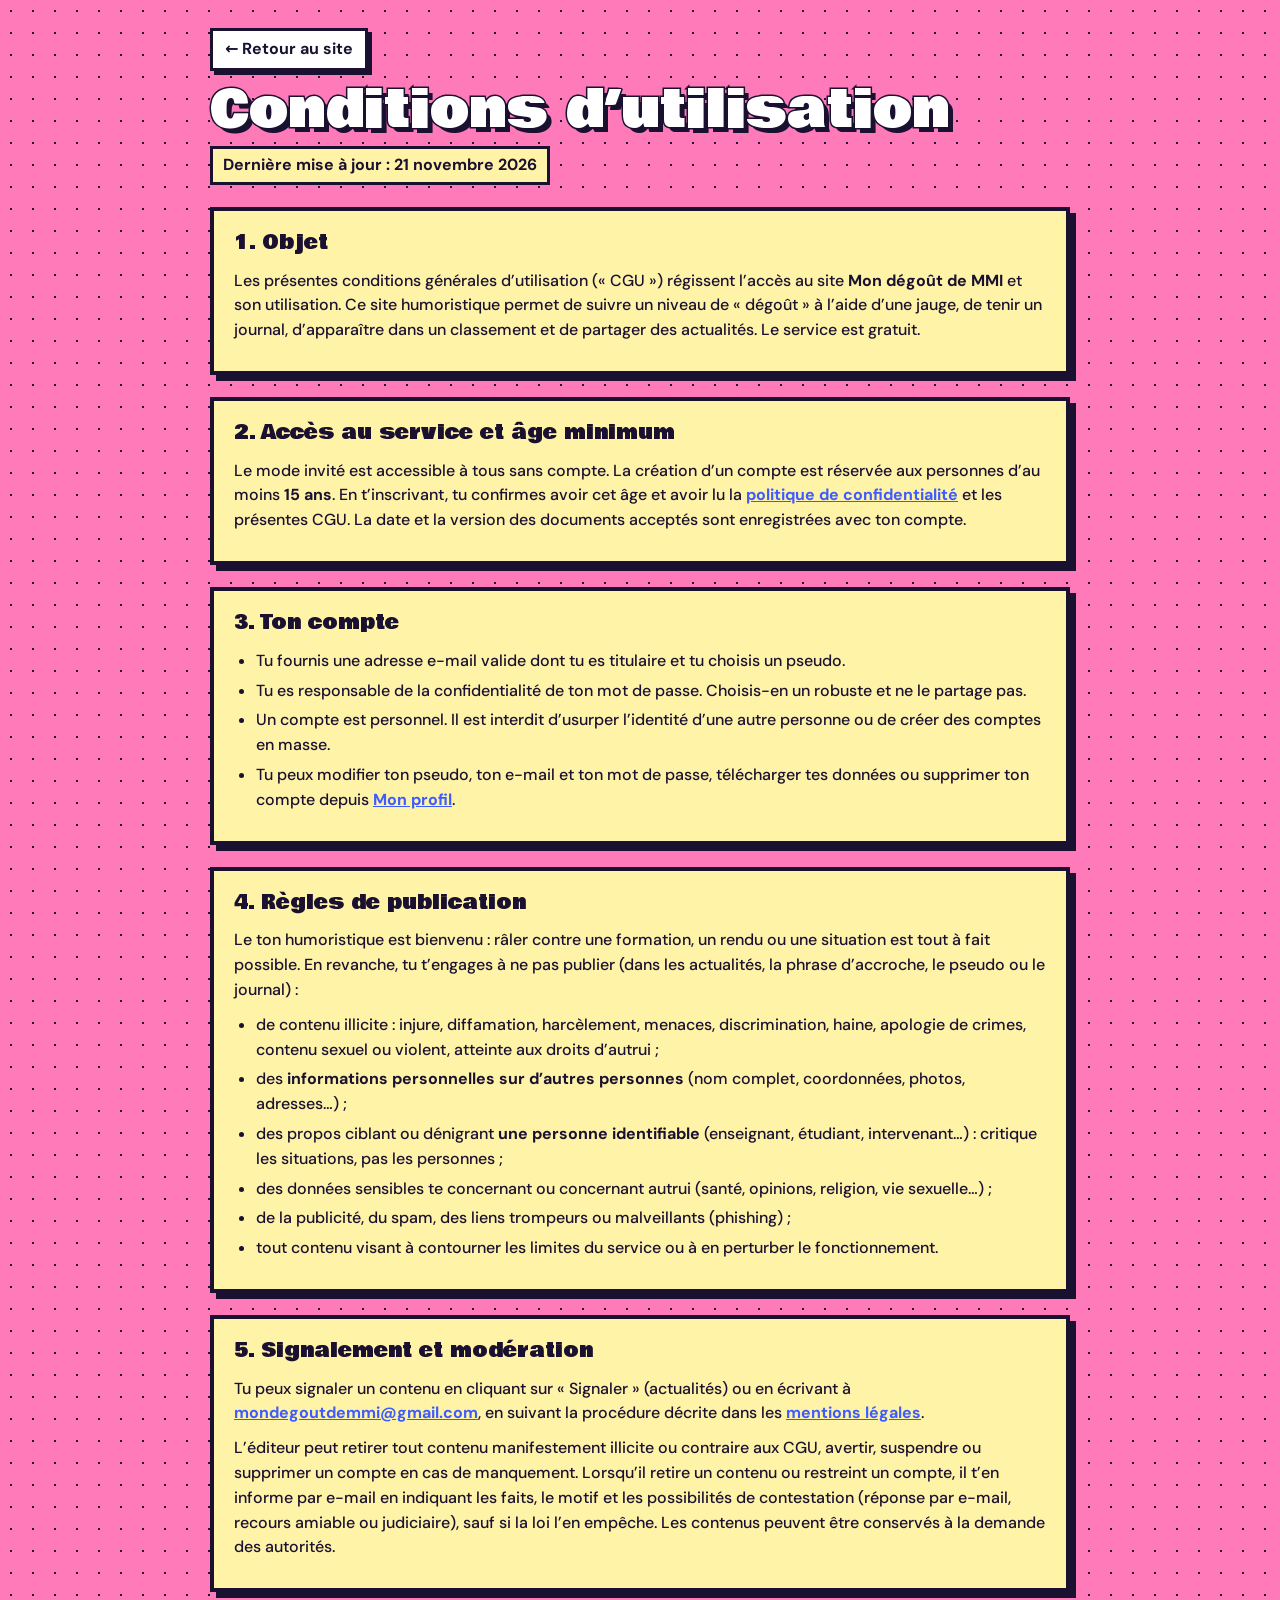
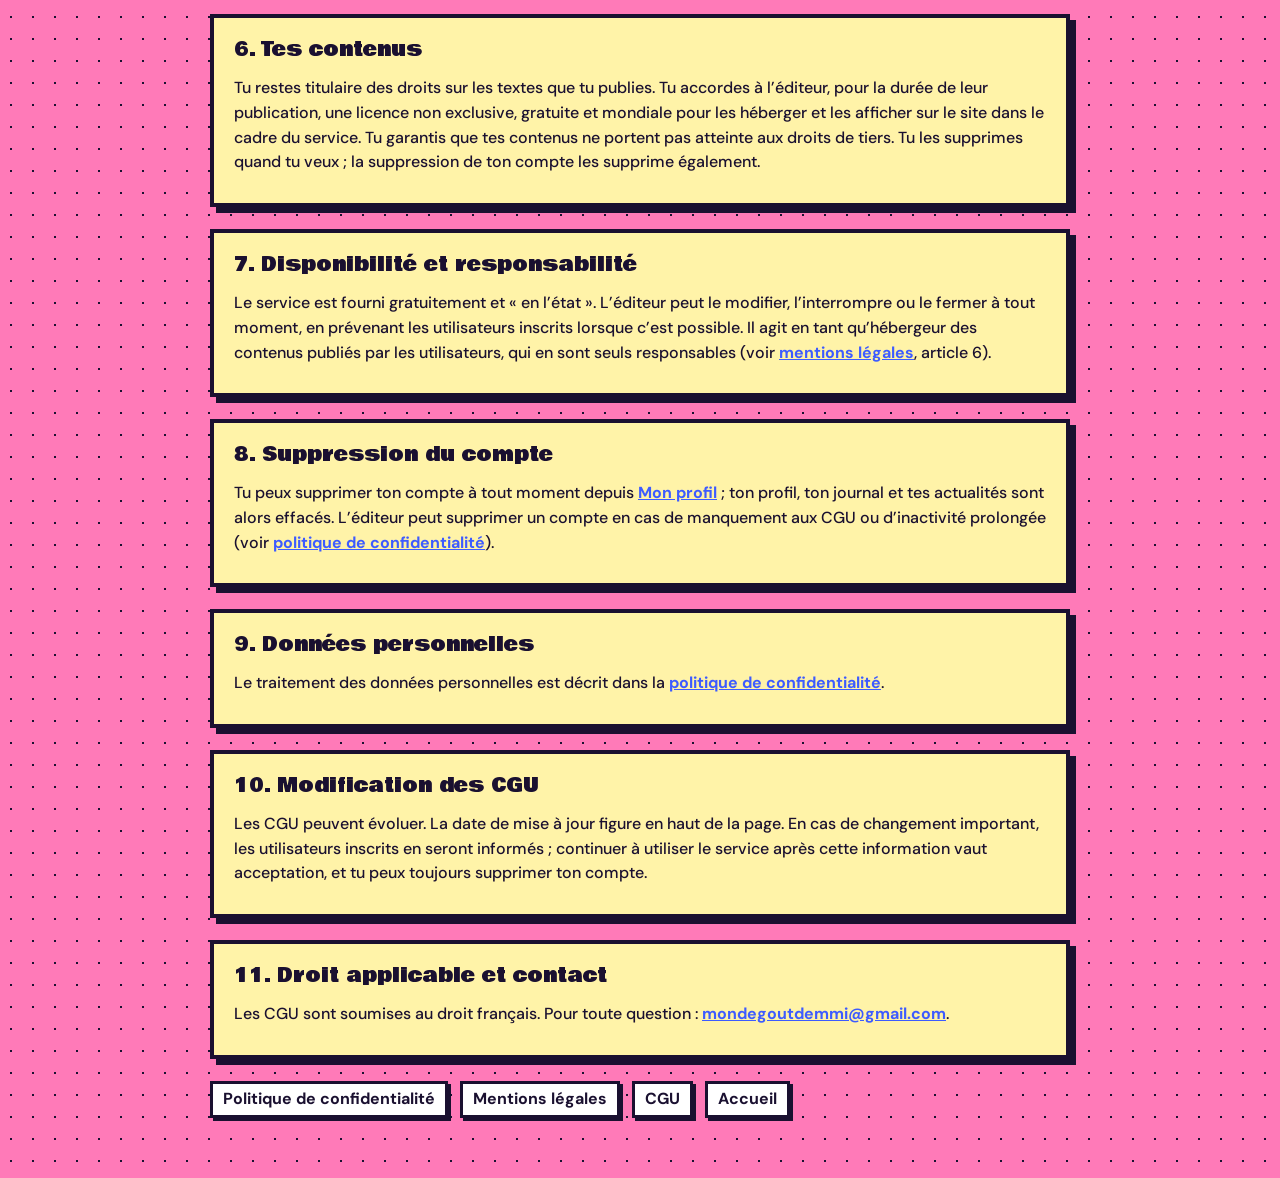
<file: cgu.html>
<!DOCTYPE html>
<html lang="fr">
<head>
<meta charset="utf-8">
<meta name="viewport" content="width=device-width, initial-scale=1">
<title>Conditions générales d’utilisation — Mon dégoût de MMI</title>
<link rel="stylesheet" href="legal.css">
<script src="site-config.js"></script>
</head>
<body>
<main class="page">
  <a class="back" href="index.html">← Retour au site</a>
  <h1>Conditions d’utilisation</h1>
  <p class="meta">Dernière mise à jour : <span data-site="dateMaj"></span></p>
  <div class="todo" data-todo hidden>⚠ Page incomplète : renseigne <code>site-config.js</code> (champs manquants : <span data-missing></span>) avant de publier le site.</div>

  <section class="card">
    <h2>1. Objet</h2>
    <p>Les présentes conditions générales d’utilisation (« CGU ») régissent l’accès au site <strong data-site="nomSite"></strong> et son utilisation. Ce site humoristique permet de suivre un niveau de « dégoût » à l’aide d’une jauge, de tenir un journal, d’apparaître dans un classement et de partager des actualités. Le service est gratuit.</p>
  </section>

  <section class="card">
    <h2>2. Accès au service et âge minimum</h2>
    <p>Le mode invité est accessible à tous sans compte. La création d’un compte est réservée aux personnes d’au moins <strong>15 ans</strong>. En t’inscrivant, tu confirmes avoir cet âge et avoir lu la <a href="confidentialite.html">politique de confidentialité</a> et les présentes CGU. La date et la version des documents acceptés sont enregistrées avec ton compte.</p>
  </section>

  <section class="card">
    <h2>3. Ton compte</h2>
    <ul>
      <li>Tu fournis une adresse e-mail valide dont tu es titulaire et tu choisis un pseudo.</li>
      <li>Tu es responsable de la confidentialité de ton mot de passe. Choisis-en un robuste et ne le partage pas.</li>
      <li>Un compte est personnel. Il est interdit d’usurper l’identité d’une autre personne ou de créer des comptes en masse.</li>
      <li>Tu peux modifier ton pseudo, ton e-mail et ton mot de passe, télécharger tes données ou supprimer ton compte depuis <a href="profil.html">Mon profil</a>.</li>
    </ul>
  </section>

  <section class="card">
    <h2>4. Règles de publication</h2>
    <p>Le ton humoristique est bienvenu : râler contre une formation, un rendu ou une situation est tout à fait possible. En revanche, tu t’engages à ne pas publier (dans les actualités, la phrase d’accroche, le pseudo ou le journal) :</p>
    <ul>
      <li>de contenu illicite : injure, diffamation, harcèlement, menaces, discrimination, haine, apologie de crimes, contenu sexuel ou violent, atteinte aux droits d’autrui ;</li>
      <li>des <strong>informations personnelles sur d’autres personnes</strong> (nom complet, coordonnées, photos, adresses…) ;</li>
      <li>des propos ciblant ou dénigrant <strong>une personne identifiable</strong> (enseignant, étudiant, intervenant…) : critique les situations, pas les personnes ;</li>
      <li>des données sensibles te concernant ou concernant autrui (santé, opinions, religion, vie sexuelle…) ;</li>
      <li>de la publicité, du spam, des liens trompeurs ou malveillants (phishing) ;</li>
      <li>tout contenu visant à contourner les limites du service ou à en perturber le fonctionnement.</li>
    </ul>
  </section>

  <section class="card">
    <h2>5. Signalement et modération</h2>
    <p>Tu peux signaler un contenu en cliquant sur « Signaler » (actualités) ou en écrivant à <a data-mail data-site="email"></a>, en suivant la procédure décrite dans les <a href="mentions-legales.html">mentions légales</a>.</p>
    <p>L’éditeur peut retirer tout contenu manifestement illicite ou contraire aux CGU, avertir, suspendre ou supprimer un compte en cas de manquement. Lorsqu’il retire un contenu ou restreint un compte, il t’en informe par e-mail en indiquant les faits, le motif et les possibilités de contestation (réponse par e-mail, recours amiable ou judiciaire), sauf si la loi l’en empêche. Les contenus peuvent être conservés à la demande des autorités.</p>
  </section>

  <section class="card">
    <h2>6. Tes contenus</h2>
    <p>Tu restes titulaire des droits sur les textes que tu publies. Tu accordes à l’éditeur, pour la durée de leur publication, une licence non exclusive, gratuite et mondiale pour les héberger et les afficher sur le site dans le cadre du service. Tu garantis que tes contenus ne portent pas atteinte aux droits de tiers. Tu les supprimes quand tu veux ; la suppression de ton compte les supprime également.</p>
  </section>

  <section class="card">
    <h2>7. Disponibilité et responsabilité</h2>
    <p>Le service est fourni gratuitement et « en l’état ». L’éditeur peut le modifier, l’interrompre ou le fermer à tout moment, en prévenant les utilisateurs inscrits lorsque c’est possible. Il agit en tant qu’hébergeur des contenus publiés par les utilisateurs, qui en sont seuls responsables (voir <a href="mentions-legales.html">mentions légales</a>, article 6).</p>
  </section>

  <section class="card">
    <h2>8. Suppression du compte</h2>
    <p>Tu peux supprimer ton compte à tout moment depuis <a href="profil.html">Mon profil</a> ; ton profil, ton journal et tes actualités sont alors effacés. L’éditeur peut supprimer un compte en cas de manquement aux CGU ou d’inactivité prolongée (voir <a href="confidentialite.html">politique de confidentialité</a>).</p>
  </section>

  <section class="card">
    <h2>9. Données personnelles</h2>
    <p>Le traitement des données personnelles est décrit dans la <a href="confidentialite.html">politique de confidentialité</a>.</p>
  </section>

  <section class="card">
    <h2>10. Modification des CGU</h2>
    <p>Les CGU peuvent évoluer. La date de mise à jour figure en haut de la page. En cas de changement important, les utilisateurs inscrits en seront informés ; continuer à utiliser le service après cette information vaut acceptation, et tu peux toujours supprimer ton compte.</p>
  </section>

  <section class="card">
    <h2>11. Droit applicable et contact</h2>
    <p>Les CGU sont soumises au droit français. Pour toute question : <a data-mail data-site="email"></a>.</p>
  </section>

  <nav class="legal-nav" aria-label="Documents légaux">
    <a href="confidentialite.html">Politique de confidentialité</a>
    <a href="mentions-legales.html">Mentions légales</a>
    <a href="cgu.html">CGU</a>
    <a href="index.html">Accueil</a>
  </nav>
</main>
</body>
</html>
</file>
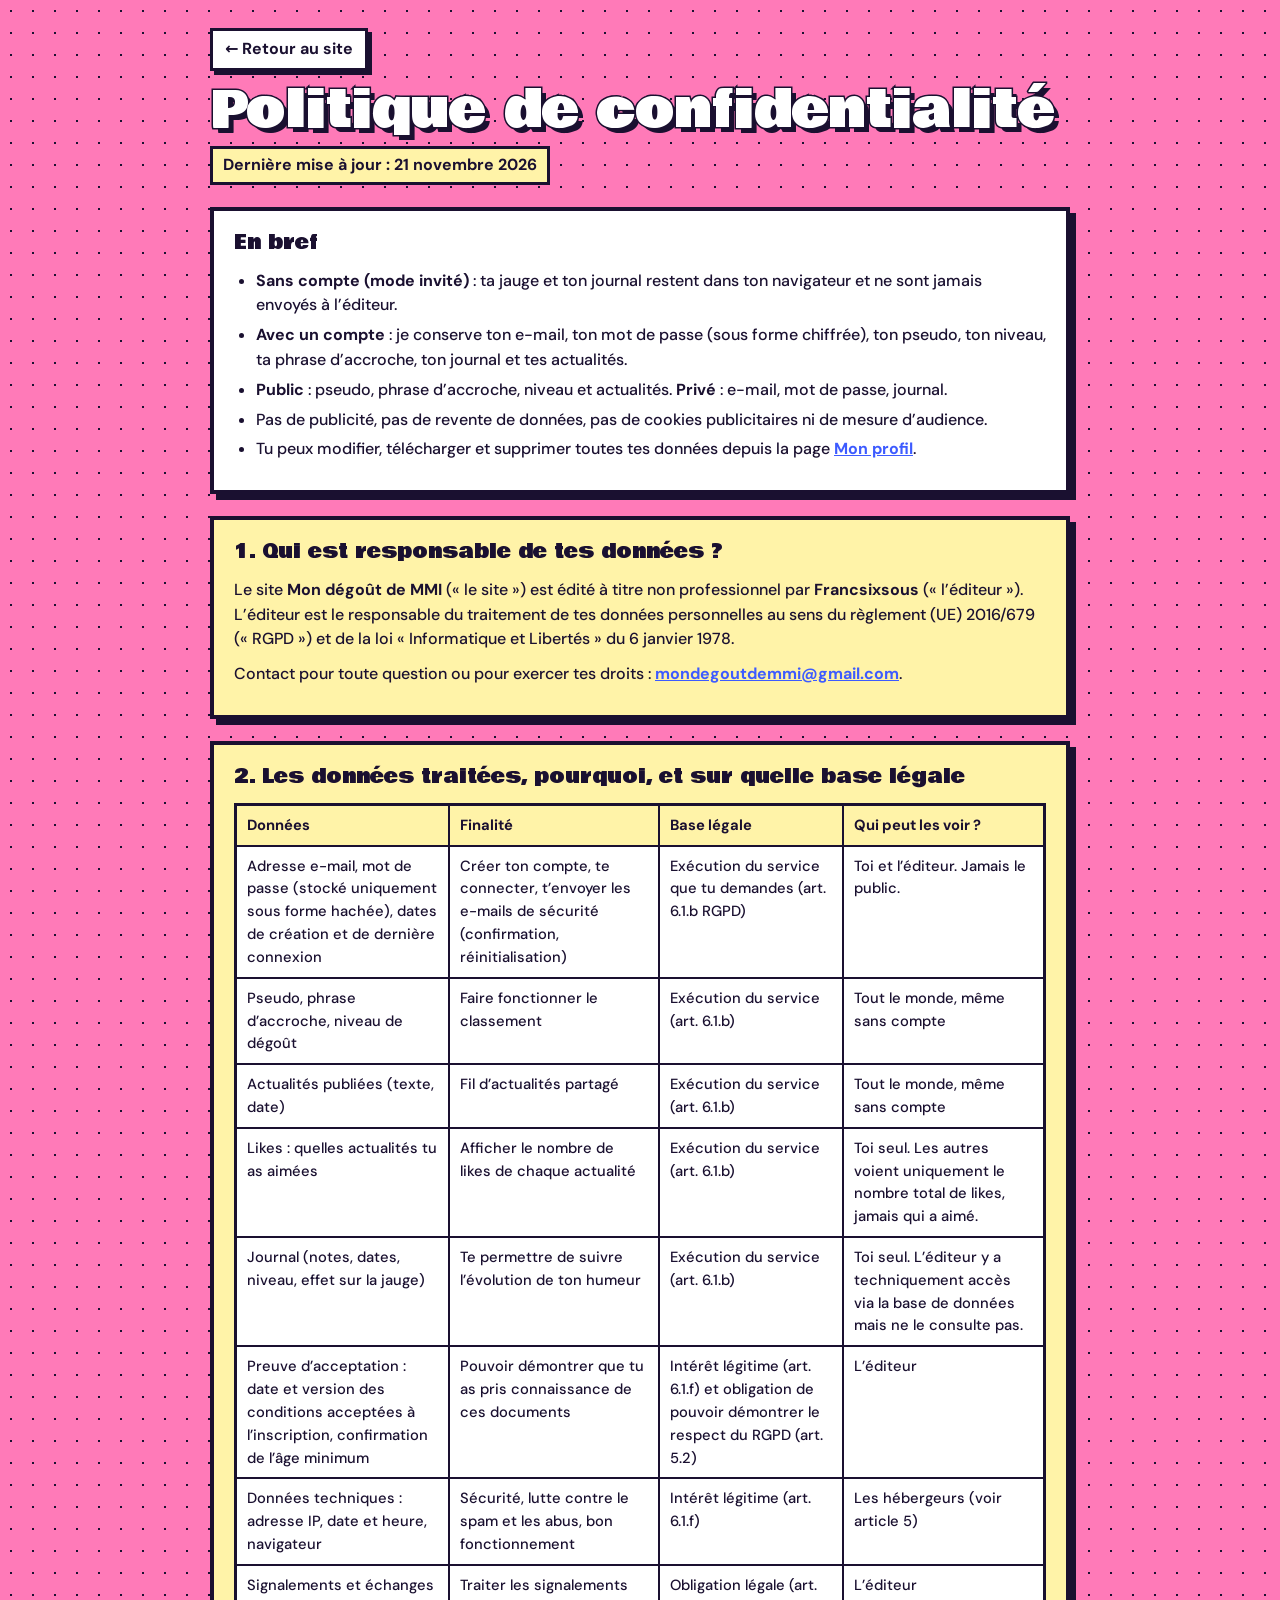
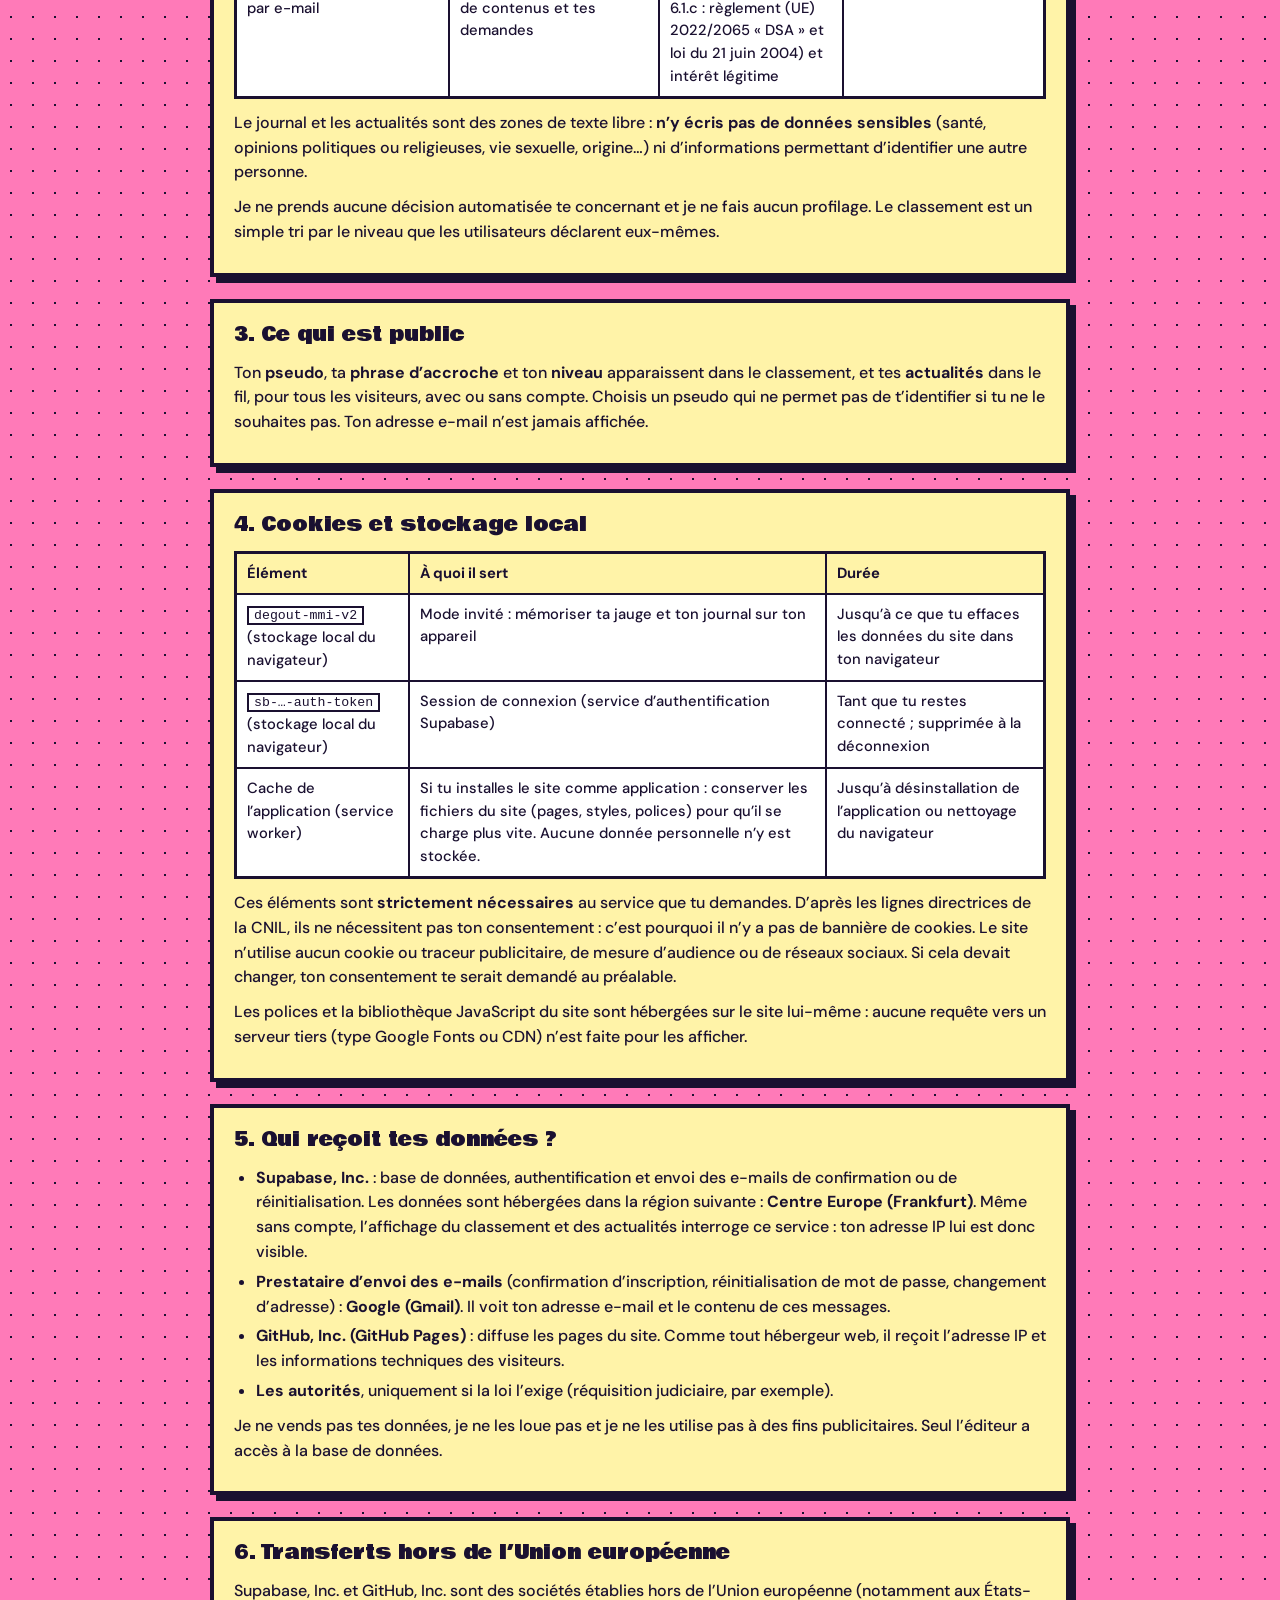
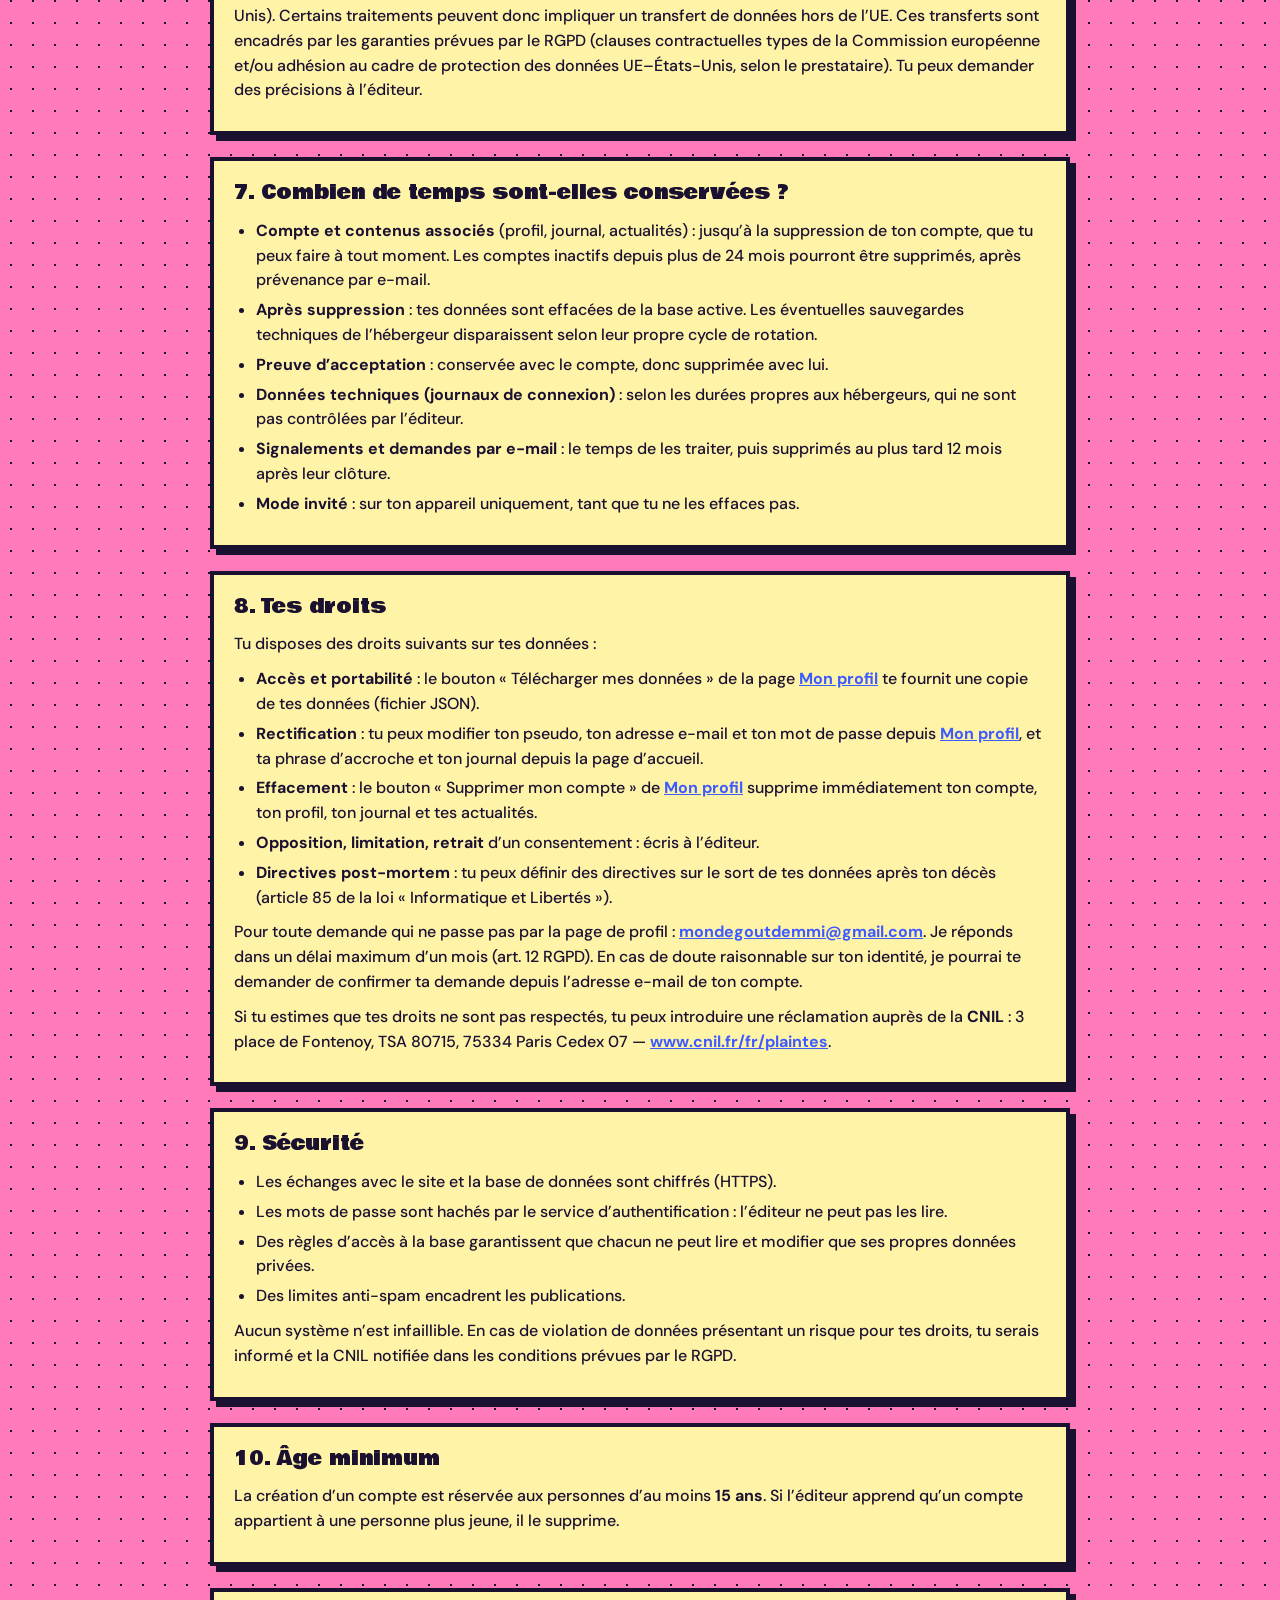
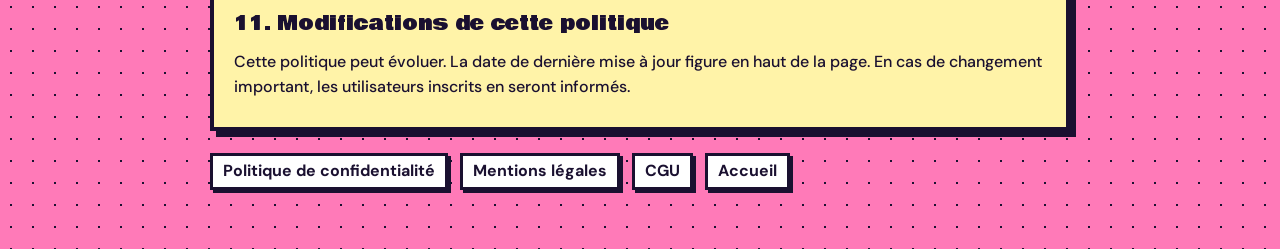
<file: confidentialite.html>
<!DOCTYPE html>
<html lang="fr">
<head>
<meta charset="utf-8">
<meta name="viewport" content="width=device-width, initial-scale=1">
<title>Politique de confidentialité — Mon dégoût de MMI</title>
<link rel="stylesheet" href="legal.css">
<script src="site-config.js"></script>
</head>
<body>
<main class="page">
  <a class="back" href="index.html">← Retour au site</a>
  <h1>Politique de confidentialité</h1>
  <p class="meta">Dernière mise à jour : <span data-site="dateMaj"></span></p>
  <div class="todo" data-todo hidden>⚠ Page incomplète : renseigne <code>site-config.js</code> (champs manquants : <span data-missing></span>) avant de publier le site.</div>

  <section class="card summary">
    <h2>En bref</h2>
    <ul>
      <li><strong>Sans compte (mode invité)</strong> : ta jauge et ton journal restent dans ton navigateur et ne sont jamais envoyés à l’éditeur.</li>
      <li><strong>Avec un compte</strong> : je conserve ton e-mail, ton mot de passe (sous forme chiffrée), ton pseudo, ton niveau, ta phrase d’accroche, ton journal et tes actualités.</li>
      <li><strong>Public</strong> : pseudo, phrase d’accroche, niveau et actualités. <strong>Privé</strong> : e-mail, mot de passe, journal.</li>
      <li>Pas de publicité, pas de revente de données, pas de cookies publicitaires ni de mesure d’audience.</li>
      <li>Tu peux modifier, télécharger et supprimer toutes tes données depuis la page <a href="profil.html">Mon profil</a>.</li>
    </ul>
  </section>

  <section class="card">
    <h2>1. Qui est responsable de tes données ?</h2>
    <p>Le site <strong data-site="nomSite"></strong> (« le site ») est édité à titre non professionnel par <strong data-site="editeurNom"></strong> (« l’éditeur »). L’éditeur est le responsable du traitement de tes données personnelles au sens du règlement (UE) 2016/679 (« RGPD ») et de la loi « Informatique et Libertés » du 6 janvier 1978.</p>
    <p>Contact pour toute question ou pour exercer tes droits : <a data-mail data-site="email"></a>.</p>
  </section>

  <section class="card">
    <h2>2. Les données traitées, pourquoi, et sur quelle base légale</h2>
    <div class="tablewrap"><table>
      <thead><tr><th>Données</th><th>Finalité</th><th>Base légale</th><th>Qui peut les voir ?</th></tr></thead>
      <tbody>
        <tr><td>Adresse e-mail, mot de passe (stocké uniquement sous forme hachée), dates de création et de dernière connexion</td><td>Créer ton compte, te connecter, t’envoyer les e-mails de sécurité (confirmation, réinitialisation)</td><td>Exécution du service que tu demandes (art. 6.1.b RGPD)</td><td>Toi et l’éditeur. Jamais le public.</td></tr>
        <tr><td>Pseudo, phrase d’accroche, niveau de dégoût</td><td>Faire fonctionner le classement</td><td>Exécution du service (art. 6.1.b)</td><td>Tout le monde, même sans compte</td></tr>
        <tr><td>Actualités publiées (texte, date)</td><td>Fil d’actualités partagé</td><td>Exécution du service (art. 6.1.b)</td><td>Tout le monde, même sans compte</td></tr>
        <tr><td>Likes : quelles actualités tu as aimées</td><td>Afficher le nombre de likes de chaque actualité</td><td>Exécution du service (art. 6.1.b)</td><td>Toi seul. Les autres voient uniquement le nombre total de likes, jamais qui a aimé.</td></tr>
        <tr><td>Journal (notes, dates, niveau, effet sur la jauge)</td><td>Te permettre de suivre l’évolution de ton humeur</td><td>Exécution du service (art. 6.1.b)</td><td>Toi seul. L’éditeur y a techniquement accès via la base de données mais ne le consulte pas.</td></tr>
        <tr><td>Preuve d’acceptation : date et version des conditions acceptées à l’inscription, confirmation de l’âge minimum</td><td>Pouvoir démontrer que tu as pris connaissance de ces documents</td><td>Intérêt légitime (art. 6.1.f) et obligation de pouvoir démontrer le respect du RGPD (art. 5.2)</td><td>L’éditeur</td></tr>
        <tr><td>Données techniques : adresse IP, date et heure, navigateur</td><td>Sécurité, lutte contre le spam et les abus, bon fonctionnement</td><td>Intérêt légitime (art. 6.1.f)</td><td>Les hébergeurs (voir article 5)</td></tr>
        <tr><td>Signalements et échanges par e-mail</td><td>Traiter les signalements de contenus et tes demandes</td><td>Obligation légale (art. 6.1.c : règlement (UE) 2022/2065 « DSA » et loi du 21 juin 2004) et intérêt légitime</td><td>L’éditeur</td></tr>
      </tbody>
    </table></div>
    <p>Le journal et les actualités sont des zones de texte libre : <strong>n’y écris pas de données sensibles</strong> (santé, opinions politiques ou religieuses, vie sexuelle, origine…) ni d’informations permettant d’identifier une autre personne.</p>
    <p>Je ne prends aucune décision automatisée te concernant et je ne fais aucun profilage. Le classement est un simple tri par le niveau que les utilisateurs déclarent eux-mêmes.</p>
  </section>

  <section class="card">
    <h2>3. Ce qui est public</h2>
    <p>Ton <strong>pseudo</strong>, ta <strong>phrase d’accroche</strong> et ton <strong>niveau</strong> apparaissent dans le classement, et tes <strong>actualités</strong> dans le fil, pour tous les visiteurs, avec ou sans compte. Choisis un pseudo qui ne permet pas de t’identifier si tu ne le souhaites pas. Ton adresse e-mail n’est jamais affichée.</p>
  </section>

  <section class="card">
    <h2>4. Cookies et stockage local</h2>
    <div class="tablewrap"><table>
      <thead><tr><th>Élément</th><th>À quoi il sert</th><th>Durée</th></tr></thead>
      <tbody>
        <tr><td><code>degout-mmi-v2</code> (stockage local du navigateur)</td><td>Mode invité : mémoriser ta jauge et ton journal sur ton appareil</td><td>Jusqu’à ce que tu effaces les données du site dans ton navigateur</td></tr>
        <tr><td><code>sb-…-auth-token</code> (stockage local du navigateur)</td><td>Session de connexion (service d’authentification Supabase)</td><td>Tant que tu restes connecté ; supprimée à la déconnexion</td></tr>
        <tr><td>Cache de l’application (service worker)</td><td>Si tu installes le site comme application : conserver les fichiers du site (pages, styles, polices) pour qu’il se charge plus vite. Aucune donnée personnelle n’y est stockée.</td><td>Jusqu’à désinstallation de l’application ou nettoyage du navigateur</td></tr>
      </tbody>
    </table></div>
    <p>Ces éléments sont <strong>strictement nécessaires</strong> au service que tu demandes. D’après les lignes directrices de la CNIL, ils ne nécessitent pas ton consentement : c’est pourquoi il n’y a pas de bannière de cookies. Le site n’utilise aucun cookie ou traceur publicitaire, de mesure d’audience ou de réseaux sociaux. Si cela devait changer, ton consentement te serait demandé au préalable.</p>
    <p>Les polices et la bibliothèque JavaScript du site sont hébergées sur le site lui-même : aucune requête vers un serveur tiers (type Google Fonts ou CDN) n’est faite pour les afficher.</p>
  </section>

  <section class="card">
    <h2>5. Qui reçoit tes données ?</h2>
    <ul>
      <li><strong>Supabase, Inc.</strong> : base de données, authentification et envoi des e-mails de confirmation ou de réinitialisation. Les données sont hébergées dans la région suivante : <strong data-site="regionSupabase"></strong>. Même sans compte, l’affichage du classement et des actualités interroge ce service : ton adresse IP lui est donc visible.</li>
      <li><strong>Prestataire d’envoi des e-mails</strong> (confirmation d’inscription, réinitialisation de mot de passe, changement d’adresse) : <strong data-site="emailPrestataire"></strong>. Il voit ton adresse e-mail et le contenu de ces messages.</li>
      <li><strong>GitHub, Inc. (GitHub Pages)</strong> : diffuse les pages du site. Comme tout hébergeur web, il reçoit l’adresse IP et les informations techniques des visiteurs.</li>
      <li><strong>Les autorités</strong>, uniquement si la loi l’exige (réquisition judiciaire, par exemple).</li>
    </ul>
    <p>Je ne vends pas tes données, je ne les loue pas et je ne les utilise pas à des fins publicitaires. Seul l’éditeur a accès à la base de données.</p>
  </section>

  <section class="card">
    <h2>6. Transferts hors de l’Union européenne</h2>
    <p>Supabase, Inc. et GitHub, Inc. sont des sociétés établies hors de l’Union européenne (notamment aux États-Unis). Certains traitements peuvent donc impliquer un transfert de données hors de l’UE. Ces transferts sont encadrés par les garanties prévues par le RGPD (clauses contractuelles types de la Commission européenne et/ou adhésion au cadre de protection des données UE–États-Unis, selon le prestataire). Tu peux demander des précisions à l’éditeur.</p>
  </section>

  <section class="card">
    <h2>7. Combien de temps sont-elles conservées ?</h2>
    <ul>
      <li><strong>Compte et contenus associés</strong> (profil, journal, actualités) : jusqu’à la suppression de ton compte, que tu peux faire à tout moment. Les comptes inactifs depuis plus de 24 mois pourront être supprimés, après prévenance par e-mail.</li>
      <li><strong>Après suppression</strong> : tes données sont effacées de la base active. Les éventuelles sauvegardes techniques de l’hébergeur disparaissent selon leur propre cycle de rotation.</li>
      <li><strong>Preuve d’acceptation</strong> : conservée avec le compte, donc supprimée avec lui.</li>
      <li><strong>Données techniques (journaux de connexion)</strong> : selon les durées propres aux hébergeurs, qui ne sont pas contrôlées par l’éditeur.</li>
      <li><strong>Signalements et demandes par e-mail</strong> : le temps de les traiter, puis supprimés au plus tard 12 mois après leur clôture.</li>
      <li><strong>Mode invité</strong> : sur ton appareil uniquement, tant que tu ne les effaces pas.</li>
    </ul>
  </section>

  <section class="card">
    <h2>8. Tes droits</h2>
    <p>Tu disposes des droits suivants sur tes données :</p>
    <ul>
      <li><strong>Accès et portabilité</strong> : le bouton « Télécharger mes données » de la page <a href="profil.html">Mon profil</a> te fournit une copie de tes données (fichier JSON).</li>
      <li><strong>Rectification</strong> : tu peux modifier ton pseudo, ton adresse e-mail et ton mot de passe depuis <a href="profil.html">Mon profil</a>, et ta phrase d’accroche et ton journal depuis la page d’accueil.</li>
      <li><strong>Effacement</strong> : le bouton « Supprimer mon compte » de <a href="profil.html">Mon profil</a> supprime immédiatement ton compte, ton profil, ton journal et tes actualités.</li>
      <li><strong>Opposition, limitation, retrait</strong> d’un consentement : écris à l’éditeur.</li>
      <li><strong>Directives post-mortem</strong> : tu peux définir des directives sur le sort de tes données après ton décès (article 85 de la loi « Informatique et Libertés »).</li>
    </ul>
    <p>Pour toute demande qui ne passe pas par la page de profil : <a data-mail data-site="email"></a>. Je réponds dans un délai maximum d’un mois (art. 12 RGPD). En cas de doute raisonnable sur ton identité, je pourrai te demander de confirmer ta demande depuis l’adresse e-mail de ton compte.</p>
    <p>Si tu estimes que tes droits ne sont pas respectés, tu peux introduire une réclamation auprès de la <strong>CNIL</strong> : 3 place de Fontenoy, TSA 80715, 75334 Paris Cedex 07 — <a href="https://www.cnil.fr/fr/plaintes" rel="noopener noreferrer" target="_blank">www.cnil.fr/fr/plaintes</a>.</p>
  </section>

  <section class="card">
    <h2>9. Sécurité</h2>
    <ul>
      <li>Les échanges avec le site et la base de données sont chiffrés (HTTPS).</li>
      <li>Les mots de passe sont hachés par le service d’authentification : l’éditeur ne peut pas les lire.</li>
      <li>Des règles d’accès à la base garantissent que chacun ne peut lire et modifier que ses propres données privées.</li>
      <li>Des limites anti-spam encadrent les publications.</li>
    </ul>
    <p>Aucun système n’est infaillible. En cas de violation de données présentant un risque pour tes droits, tu serais informé et la CNIL notifiée dans les conditions prévues par le RGPD.</p>
  </section>

  <section class="card">
    <h2>10. Âge minimum</h2>
    <p>La création d’un compte est réservée aux personnes d’au moins <strong>15 ans</strong>. Si l’éditeur apprend qu’un compte appartient à une personne plus jeune, il le supprime.</p>
  </section>

  <section class="card">
    <h2>11. Modifications de cette politique</h2>
    <p>Cette politique peut évoluer. La date de dernière mise à jour figure en haut de la page. En cas de changement important, les utilisateurs inscrits en seront informés.</p>
  </section>

  <nav class="legal-nav" aria-label="Documents légaux">
    <a href="confidentialite.html">Politique de confidentialité</a>
    <a href="mentions-legales.html">Mentions légales</a>
    <a href="cgu.html">CGU</a>
    <a href="index.html">Accueil</a>
  </nav>
</main>
</body>
</html>
</file>
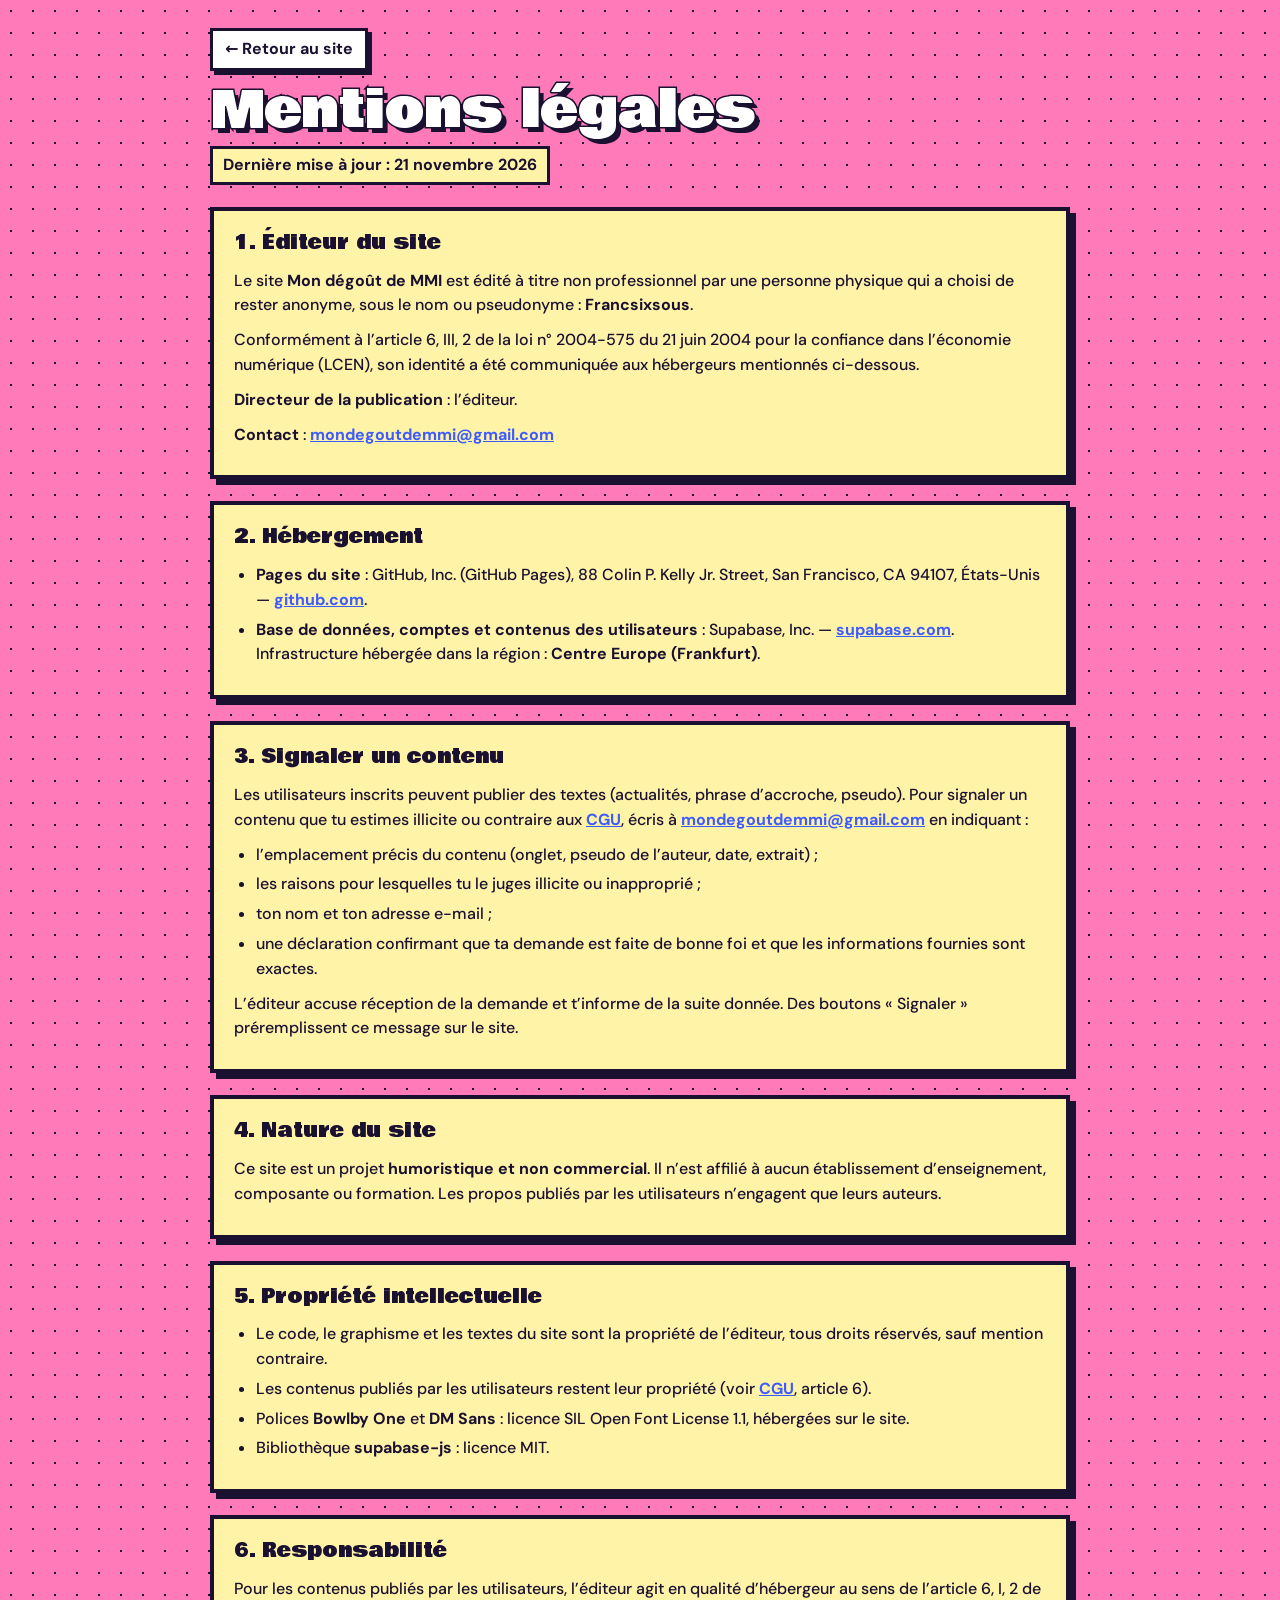
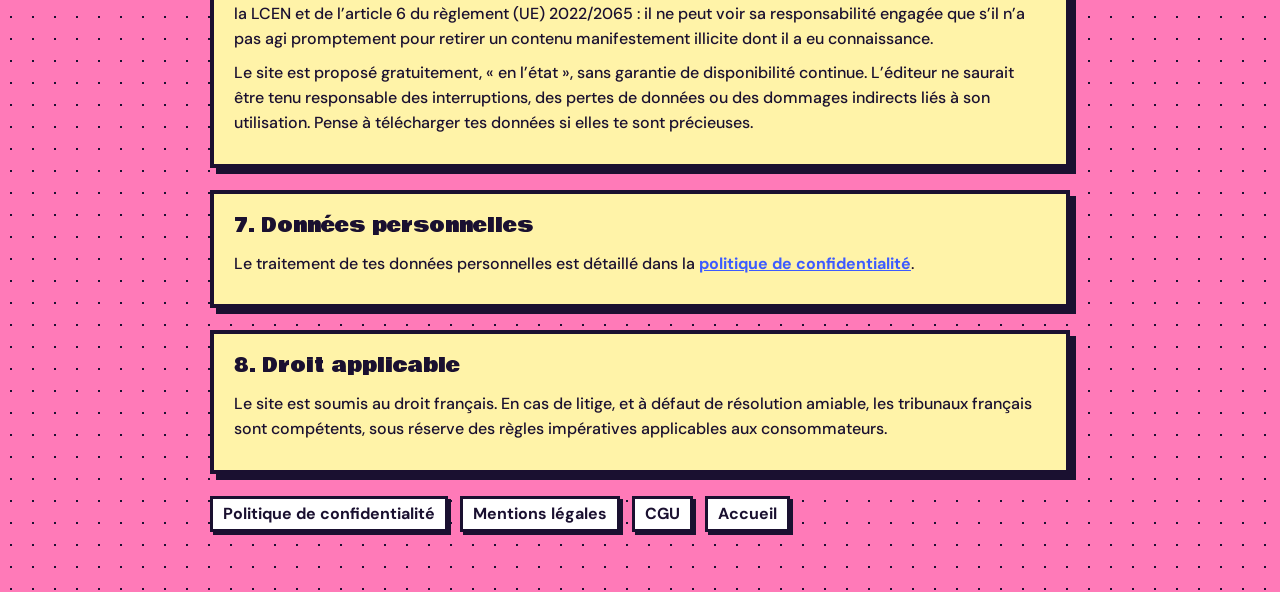
<file: mentions-legales.html>
<!DOCTYPE html>
<html lang="fr">
<head>
<meta charset="utf-8">
<meta name="viewport" content="width=device-width, initial-scale=1">
<title>Mentions légales — Mon dégoût de MMI</title>
<link rel="stylesheet" href="legal.css">
<script src="site-config.js"></script>
</head>
<body>
<main class="page">
  <a class="back" href="index.html">← Retour au site</a>
  <h1>Mentions légales</h1>
  <p class="meta">Dernière mise à jour : <span data-site="dateMaj"></span></p>
  <div class="todo" data-todo hidden>⚠ Page incomplète : renseigne <code>site-config.js</code> (champs manquants : <span data-missing></span>) avant de publier le site.</div>

  <section class="card">
    <h2>1. Éditeur du site</h2>
    <div data-anon>
      <p>Le site <strong data-site="nomSite"></strong> est édité à titre non professionnel par une personne physique qui a choisi de rester anonyme, sous le nom ou pseudonyme : <strong data-site="editeurNom"></strong>.</p>
      <p>Conformément à l’article 6, III, 2 de la loi n° 2004-575 du 21 juin 2004 pour la confiance dans l’économie numérique (LCEN), son identité a été communiquée aux hébergeurs mentionnés ci-dessous.</p>
    </div>
    <div data-named hidden>
      <p>Le site <strong data-site="nomSite"></strong> est édité à titre non professionnel par <strong data-site="editeurNom"></strong>, domicilié à : <span data-site="editeurAdresse"></span>.</p>
    </div>
    <p><strong>Directeur de la publication</strong> : l’éditeur.</p>
    <p><strong>Contact</strong> : <a data-mail data-site="email"></a></p>
  </section>

  <section class="card">
    <h2>2. Hébergement</h2>
    <ul>
      <li><strong>Pages du site</strong> : GitHub, Inc. (GitHub Pages), 88 Colin P. Kelly Jr. Street, San Francisco, CA 94107, États-Unis — <a href="https://github.com" rel="noopener noreferrer" target="_blank">github.com</a>.</li>
      <li><strong>Base de données, comptes et contenus des utilisateurs</strong> : Supabase, Inc. — <a href="https://supabase.com" rel="noopener noreferrer" target="_blank">supabase.com</a>. Infrastructure hébergée dans la région : <strong data-site="regionSupabase"></strong>.</li>
    </ul>
  </section>

  <section class="card">
    <h2>3. Signaler un contenu</h2>
    <p>Les utilisateurs inscrits peuvent publier des textes (actualités, phrase d’accroche, pseudo). Pour signaler un contenu que tu estimes illicite ou contraire aux <a href="cgu.html">CGU</a>, écris à <a data-mail data-site="email"></a> en indiquant :</p>
    <ul>
      <li>l’emplacement précis du contenu (onglet, pseudo de l’auteur, date, extrait) ;</li>
      <li>les raisons pour lesquelles tu le juges illicite ou inapproprié ;</li>
      <li>ton nom et ton adresse e-mail ;</li>
      <li>une déclaration confirmant que ta demande est faite de bonne foi et que les informations fournies sont exactes.</li>
    </ul>
    <p>L’éditeur accuse réception de la demande et t’informe de la suite donnée. Des boutons « Signaler » préremplissent ce message sur le site.</p>
  </section>

  <section class="card">
    <h2>4. Nature du site</h2>
    <p>Ce site est un projet <strong>humoristique et non commercial</strong>. Il n’est affilié à aucun établissement d’enseignement, composante ou formation. Les propos publiés par les utilisateurs n’engagent que leurs auteurs.</p>
  </section>

  <section class="card">
    <h2>5. Propriété intellectuelle</h2>
    <ul>
      <li>Le code, le graphisme et les textes du site sont la propriété de l’éditeur, tous droits réservés, sauf mention contraire.</li>
      <li>Les contenus publiés par les utilisateurs restent leur propriété (voir <a href="cgu.html">CGU</a>, article 6).</li>
      <li>Polices <strong>Bowlby One</strong> et <strong>DM Sans</strong> : licence SIL Open Font License 1.1, hébergées sur le site.</li>
      <li>Bibliothèque <strong>supabase-js</strong> : licence MIT.</li>
    </ul>
  </section>

  <section class="card">
    <h2>6. Responsabilité</h2>
    <p>Pour les contenus publiés par les utilisateurs, l’éditeur agit en qualité d’hébergeur au sens de l’article 6, I, 2 de la LCEN et de l’article 6 du règlement (UE) 2022/2065 : il ne peut voir sa responsabilité engagée que s’il n’a pas agi promptement pour retirer un contenu manifestement illicite dont il a eu connaissance.</p>
    <p>Le site est proposé gratuitement, « en l’état », sans garantie de disponibilité continue. L’éditeur ne saurait être tenu responsable des interruptions, des pertes de données ou des dommages indirects liés à son utilisation. Pense à télécharger tes données si elles te sont précieuses.</p>
  </section>

  <section class="card">
    <h2>7. Données personnelles</h2>
    <p>Le traitement de tes données personnelles est détaillé dans la <a href="confidentialite.html">politique de confidentialité</a>.</p>
  </section>

  <section class="card">
    <h2>8. Droit applicable</h2>
    <p>Le site est soumis au droit français. En cas de litige, et à défaut de résolution amiable, les tribunaux français sont compétents, sous réserve des règles impératives applicables aux consommateurs.</p>
  </section>

  <nav class="legal-nav" aria-label="Documents légaux">
    <a href="confidentialite.html">Politique de confidentialité</a>
    <a href="mentions-legales.html">Mentions légales</a>
    <a href="cgu.html">CGU</a>
    <a href="index.html">Accueil</a>
  </nav>
</main>
</body>
</html>
</file>
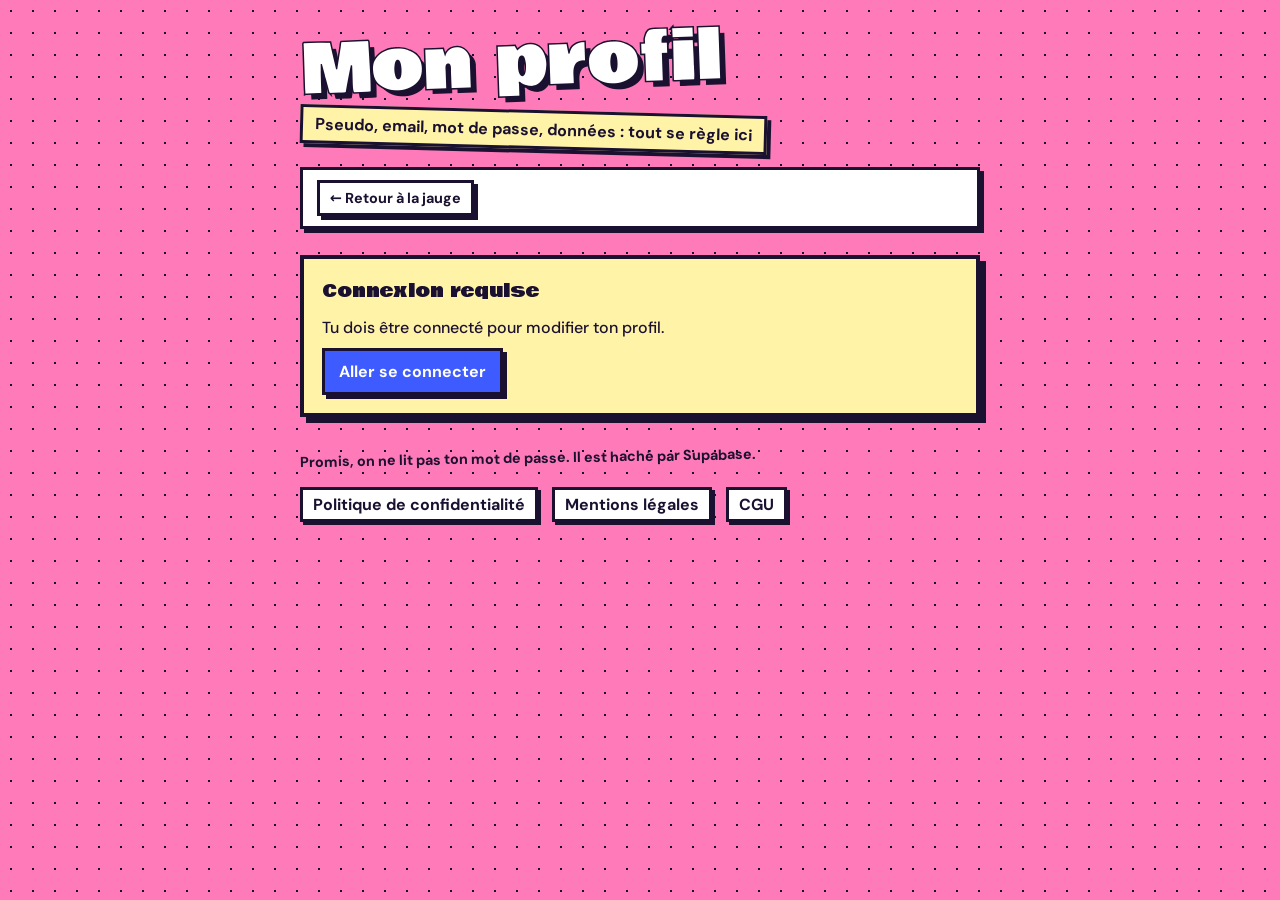
<file: profil.html>
<!DOCTYPE html>
<html lang="fr">
<head>
<meta charset="utf-8">
<meta name="viewport" content="width=device-width, initial-scale=1">
<meta name="robots" content="noindex">
<title>Mon profil · Mon dégoût de MMI</title>
<script src="vendor/supabase.js"></script>
<script src="site-config.js"></script>
<style>
/* Polices hébergées sur le site (aucune requête vers Google Fonts) */
@font-face{font-family:"Bowlby One";font-style:normal;font-weight:400;font-display:swap;src:url(fonts/bowlby-one-latin-400-normal.woff2) format("woff2")}
@font-face{font-family:"DM Sans";font-style:normal;font-weight:500;font-display:swap;src:url(fonts/dm-sans-latin-500-normal.woff2) format("woff2")}
@font-face{font-family:"DM Sans";font-style:normal;font-weight:700;font-display:swap;src:url(fonts/dm-sans-latin-700-normal.woff2) format("woff2")}

:root{
  --bg:#ff7ab8; --paper:#fff3a8; --ink:#1a1030; --slime:#8dff2e; --slime-dark:#4fc400;
  --blue:#3d5bff; --white:#fff; --red:#ff4b4b; --shadow:6px 6px 0 var(--ink);
}
*{box-sizing:border-box}
html,body{margin:0}
body{
  background:var(--bg);
  background-image:radial-gradient(var(--ink) 1.2px, transparent 1.4px);
  background-size:22px 22px;
  color:var(--ink);
  font-family:"DM Sans",system-ui,sans-serif;
  font-weight:500; min-height:100vh; padding:28px 16px 60px;
}
main{max-width:680px;margin:0 auto}

h1{
  font-family:"Bowlby One",Impact,sans-serif;font-weight:400;
  font-size:clamp(2.2rem,7vw,4.2rem);line-height:.95;margin:0 0 8px;
  color:var(--white);-webkit-text-stroke:3px var(--ink);paint-order:stroke fill;
  text-shadow:6px 6px 0 var(--ink);transform:rotate(-2deg);letter-spacing:.01em;
}
.sub{
  display:inline-block;background:var(--paper);border:3px solid var(--ink);
  padding:6px 12px;margin:10px 0 18px;box-shadow:4px 4px 0 var(--ink);
  transform:rotate(1.5deg);font-weight:700;
}
.bar{
  display:flex;flex-wrap:wrap;gap:12px;align-items:center;margin:0 0 26px;
  background:var(--white);border:3px solid var(--ink);box-shadow:4px 4px 0 var(--ink);
  padding:10px 14px;font-weight:700;
}
.bar .grow{flex:1}

.stack{display:flex;flex-direction:column;gap:22px}
.card{background:var(--paper);border:4px solid var(--ink);box-shadow:var(--shadow);padding:18px}
.card h2{font-family:"Bowlby One",Impact,sans-serif;font-weight:400;font-size:1.15rem;margin:0 0 12px}
.card h3{font-size:1.05rem;margin:0 0 8px}
.card p{margin:0 0 10px}
.hint{font-size:.9rem;opacity:.85}

button,.btnlink{
  font:inherit;font-weight:700;color:var(--ink);cursor:pointer;background:var(--white);
  border:3px solid var(--ink);padding:10px 14px;box-shadow:4px 4px 0 var(--ink);
  transition:transform .08s, box-shadow .08s;
}
.btnlink{display:inline-block;text-decoration:none}
button:hover,.btnlink:hover{transform:translate(-1px,-1px);box-shadow:5px 5px 0 var(--ink)}
button:active,.btnlink:active{transform:translate(4px,4px);box-shadow:0 0 0 var(--ink)}
button:focus-visible,input:focus-visible,.btnlink:focus-visible,a:focus-visible{outline:4px solid var(--blue);outline-offset:3px}
button:disabled{opacity:.5;cursor:not-allowed}
.primary{background:var(--blue);color:var(--white)}
.up{background:var(--slime)}
.danger{background:var(--red);color:var(--white)}
.small{padding:6px 10px;font-size:.9rem}

input[type=text],input[type=email],input[type=password]{
  width:100%;font:inherit;font-weight:500;color:var(--ink);background:var(--white);
  border:3px solid var(--ink);padding:9px 10px;
}
label{display:block;font-weight:700;margin:0 0 6px}
.field{margin:0 0 14px}
.count{font-size:.85rem;text-align:right;margin-top:4px}
.msg{min-height:1.4em;font-weight:700;margin:12px 0 0}
.msg.ok{color:#0a6b1f}
.msg.bad{color:#b00020}
.pending{background:var(--white);border:3px solid var(--ink);padding:8px 10px;font-weight:700}
.pending.bad{background:var(--red);color:var(--white)}
.zone-danger{border:4px dashed var(--red);background:var(--white);padding:14px;margin-top:18px}
.links{margin:0;padding-left:20px}
.links li{margin:0 0 7px}
.links a,.card a.inline{color:var(--blue);font-weight:700}
.legal-nav{display:flex;flex-wrap:wrap;gap:10px 14px;margin-top:22px;font-weight:700}
.legal-nav a{color:var(--ink);background:var(--white);border:3px solid var(--ink);padding:4px 10px;text-decoration:none;box-shadow:3px 3px 0 var(--ink)}
footer{margin-top:30px;font-size:.9rem;font-weight:700;transform:rotate(-1deg)}
@media (prefers-reduced-motion:reduce){*,*::before,*::after{animation:none!important;transition:none!important}}
[hidden]{display:none!important}
</style>
</head>
<body>
<main>
  <h1>Mon profil</h1>
  <div class="sub">Pseudo, email, mot de passe, données : tout se règle ici</div>

  <div class="bar">
    <a class="btnlink small" href="index.html">← Retour à la jauge</a>
    <span class="grow"></span>
    <button class="small" id="btnLogout" hidden>Se déconnecter</button>
  </div>

  <p class="pending" id="notice" role="status" hidden></p>

  <section class="card" id="loading"><p>Chargement de ton profil…</p></section>

  <section class="card" id="needLogin" hidden>
    <h2>Connexion requise</h2>
    <p>Tu dois être connecté pour modifier ton profil.</p>
    <a class="btnlink primary" href="index.html">Aller se connecter</a>
  </section>

  <section class="card" id="noConfig" hidden>
    <h2>Comptes désactivés</h2>
    <p>Renseigne SUPABASE_URL et SUPABASE_ANON_KEY en haut du script de profil.html (comme dans index.html).</p>
  </section>

  <section class="card" id="deleted" hidden>
    <h2>Compte supprimé</h2>
    <p>Ton compte et toutes tes données ont été supprimés. Merci d’être passé.</p>
    <a class="btnlink primary" href="index.html">Retour à l’accueil</a>
  </section>

  <div class="stack" id="content" hidden>

    <!-- ===== RÉINITIALISATION (arrivée par le lien reçu par email) ===== -->
    <section class="card" id="recoveryCard" hidden>
      <h2>Réinitialisation du mot de passe</h2>
      <p>Tu es arrivé ici grâce au lien reçu par email. Choisis un nouveau mot de passe dans la section « Mon mot de passe » ci-dessous.</p>
    </section>

    <!-- ===== PSEUDO ===== -->
    <section class="card">
      <h2>Mon pseudo</h2>
      <form id="pseudoForm" novalidate>
        <div class="field">
          <label for="pseudoEdit">Pseudo visible au classement et dans les actualités</label>
          <input type="text" id="pseudoEdit" maxlength="20" autocomplete="nickname">
          <div class="count"><span id="pseudoCount">0</span>/20</div>
        </div>
        <button type="submit" class="up" id="pseudoSave">Changer mon pseudo</button>
        <p class="msg" id="pseudoMsg" role="status"></p>
      </form>
    </section>

    <!-- ===== EMAIL ===== -->
    <section class="card">
      <h2>Mon adresse email</h2>
      <p>Adresse actuelle : <strong id="curEmail">…</strong></p>
      <p class="pending" id="pendingEmail" hidden></p>
      <form id="emailForm" novalidate>
        <div class="field">
          <label for="newEmail">Nouvelle adresse email</label>
          <input type="email" id="newEmail" autocomplete="email">
        </div>
        <div class="field" id="emailPassField">
          <label for="emailPass">Mot de passe actuel (pour confirmer)</label>
          <input type="password" id="emailPass" autocomplete="current-password">
        </div>
        <button type="submit" class="up" id="emailSave">Changer mon email</button>
        <p class="hint" style="margin-top:10px">Un email de confirmation sera envoyé : le changement ne prend effet qu'après avoir cliqué sur le lien.</p>
        <p class="msg" id="emailMsg" role="status"></p>
      </form>
    </section>

    <!-- ===== MOT DE PASSE ===== -->
    <section class="card">
      <h2>Mon mot de passe</h2>
      <form id="passForm" novalidate>
        <div class="field" id="oldPassField">
          <label for="oldPass">Mot de passe actuel</label>
          <input type="password" id="oldPass" autocomplete="current-password">
        </div>
        <div class="field">
          <label for="newPass">Nouveau mot de passe (6 caractères minimum, 8 ou plus c'est mieux)</label>
          <input type="password" id="newPass" autocomplete="new-password">
        </div>
        <div class="field">
          <label for="newPass2">Confirmer le nouveau mot de passe</label>
          <input type="password" id="newPass2" autocomplete="new-password">
        </div>
        <button type="submit" class="up" id="passSave">Changer mon mot de passe</button>
        <p class="msg" id="passMsg" role="status"></p>
      </form>
    </section>

    <!-- ===== MES DONNÉES (RGPD) ===== -->
    <section class="card">
      <h2>Mes données (RGPD)</h2>
      <p>Tu peux récupérer une copie de toutes tes données, ou supprimer ton compte, quand tu veux.</p>
      <button type="button" class="primary" id="exportBtn">Télécharger mes données (JSON)</button>
      <p class="msg" id="exportMsg" role="status"></p>

      <div class="zone-danger">
        <h3>Supprimer mon compte</h3>
        <p>Action <strong>définitive</strong> : ton compte, ton profil, ton journal et tes actualités sont supprimés immédiatement et ne peuvent pas être récupérés. Pense à télécharger tes données avant.</p>
        <form id="delForm" novalidate>
          <div class="field" id="delPassField">
            <label for="delPass">Mot de passe actuel (pour confirmer)</label>
            <input type="password" id="delPass" autocomplete="current-password">
          </div>
          <div class="field">
            <label for="delConfirm">Écris <strong>SUPPRIMER</strong> pour confirmer</label>
            <input type="text" id="delConfirm" autocomplete="off">
          </div>
          <button type="submit" class="danger" id="delBtn">Supprimer définitivement mon compte</button>
          <p class="msg" id="delMsg" role="status"></p>
        </form>
      </div>
    </section>

    <!-- ===== DOCUMENTS LÉGAUX ===== -->
    <section class="card">
      <h2>Documents légaux et mes droits</h2>
      <ul class="links">
        <li><a href="confidentialite.html">Politique de confidentialité</a> (RGPD, tes droits, durées de conservation)</li>
        <li><a href="cgu.html">Conditions générales d’utilisation</a></li>
        <li><a href="mentions-legales.html">Mentions légales</a></li>
        <li>Une demande qui ne passe pas par cette page : <a class="inline" data-mail data-site="email"></a></li>
        <li>Une réclamation : <a href="https://www.cnil.fr/fr/plaintes" rel="noopener noreferrer" target="_blank">CNIL</a></li>
      </ul>
    </section>

  </div>

  <footer>Promis, on ne lit pas ton mot de passe. Il est haché par Supabase.</footer>

  <nav class="legal-nav" aria-label="Documents légaux">
    <a href="confidentialite.html">Politique de confidentialité</a>
    <a href="mentions-legales.html">Mentions légales</a>
    <a href="cgu.html">CGU</a>
  </nav>
</main>

<script>
(function(){
  "use strict";

  /* Mêmes valeurs que dans index.html */
  var SUPABASE_URL = "https://jkqkohhfoqaeszfzykbo.supabase.co";
  var SUPABASE_ANON_KEY = "sb_publishable_wZPckTyWZG-D9gs6HorRKA_snXc1h_O";

  var SITE = window.SITE || {};
  var LS_KEY = "degout-mmi-v2";
  // arrivé par le lien « mot de passe oublié » ? (à lire AVANT la création du client, qui nettoie l'adresse)
  var recovery = /type=recovery/.test(location.hash || "");
  var urlError = /error_description=|error_code=/.test(location.hash || "");

  var sb = (SUPABASE_URL && SUPABASE_ANON_KEY && window.supabase)
    ? window.supabase.createClient(SUPABASE_URL, SUPABASE_ANON_KEY) : null;

  var $ = function(id){ return document.getElementById(id); };
  var EMAIL_RE = /^[^\s@]+@[^\s@]+\.[^\s@]+$/;
  var user = null, myPseudo = "", gone = false;

  function setMsg(id, text, ok){
    var n = $(id);
    n.textContent = text || "";
    n.className = "msg" + (text ? (ok ? " ok" : " bad") : "");
  }
  function notice(text, bad){
    var n = $("notice");
    n.textContent = text || ""; n.hidden = !text;
    n.className = "pending" + (bad ? " bad" : "");
  }
  function show(id){
    ["loading", "needLogin", "noConfig", "content", "deleted"].forEach(function(x){ $(x).hidden = (x !== id); });
  }
  function frErr(m){
    m = (m || "").toLowerCase();
    if(m.indexOf("different from the old") > -1) return "Le nouveau mot de passe doit être différent de l'ancien.";
    if(m.indexOf("at least") > -1 || m.indexOf("weak") > -1) return "Mot de passe trop faible : choisis-en un plus long.";
    if(m.indexOf("already") > -1 && (m.indexOf("registered") > -1 || m.indexOf("exists") > -1)) return "Cette adresse email est déjà utilisée.";
    if(m.indexOf("rate limit") > -1 || m.indexOf("too many") > -1) return "Trop de tentatives. Patiente un peu avant de réessayer.";
    if(m.indexOf("invalid") > -1 && m.indexOf("email") > -1) return "Adresse email invalide.";
    return "Oups, ça n'a pas marché. Réessaie dans un instant.";
  }
  function likeEsc(s){ return s.replace(/[\\%_]/g, "\\$&"); }
  // Vérifie le mot de passe actuel avant une opération sensible
  async function checkPassword(pw){
    var r = await sb.auth.signInWithPassword({ email: user.email, password: pw });
    return !r.error;
  }
  function showPending(u){
    var p = $("pendingEmail");
    if(u && u.new_email){
      p.textContent = "Changement en attente vers " + u.new_email + " : clique sur le lien de confirmation reçu par email.";
      p.hidden = false;
    } else { p.hidden = true; }
  }
  function applyRecoveryUI(){
    $("recoveryCard").hidden = !recovery;
    $("oldPassField").hidden = recovery;
    $("emailPassField").hidden = recovery;
    $("delPassField").hidden = recovery;
  }

  /* ---------- pseudo ---------- */
  $("pseudoEdit").addEventListener("input", function(){ $("pseudoCount").textContent = $("pseudoEdit").value.length; });
  $("pseudoForm").addEventListener("submit", async function(ev){
    ev.preventDefault();
    if(!user) return;
    var pseudo = $("pseudoEdit").value.trim();
    if(pseudo.length < 2 || pseudo.length > 20){ setMsg("pseudoMsg", "Choisis un pseudo de 2 à 20 caractères."); return; }
    if(pseudo === myPseudo){ setMsg("pseudoMsg", "C'est déjà ton pseudo."); return; }
    var btn = $("pseudoSave"); btn.disabled = true;
    try{
      // pseudo déjà pris par quelqu'un d'autre ? (on neutralise % et _ pour la recherche)
      var chk = await sb.from("profiles").select("id").ilike("pseudo", likeEsc(pseudo)).neq("id", user.id).limit(1);
      if(!chk.error && chk.data && chk.data.length){ setMsg("pseudoMsg", "Ce pseudo est déjà pris."); return; }
      var r = await sb.from("profiles").update({ pseudo: pseudo, updated_at: new Date().toISOString() }).eq("id", user.id);
      if(r.error){
        setMsg("pseudoMsg", r.error.code === "23505" ? "Ce pseudo est déjà pris." : "Impossible de changer le pseudo pour le moment.");
        return;
      }
      myPseudo = pseudo;
      setMsg("pseudoMsg", "Pseudo changé. Tu apparais maintenant sous ce nom.", true);
    } finally { btn.disabled = false; }
  });

  /* ---------- email ---------- */
  $("emailForm").addEventListener("submit", async function(ev){
    ev.preventDefault();
    if(!user) return;
    var email = $("newEmail").value.trim(), pw = $("emailPass").value;
    setMsg("emailMsg", "");
    if(!EMAIL_RE.test(email)){ setMsg("emailMsg", "Entre une adresse email valide."); return; }
    if(email.toLowerCase() === (user.email || "").toLowerCase()){ setMsg("emailMsg", "C'est déjà ton adresse actuelle."); return; }
    if(!recovery && !pw){ setMsg("emailMsg", "Entre ton mot de passe actuel pour confirmer."); return; }
    var btn = $("emailSave"); btn.disabled = true;
    try{
      if(!recovery && !(await checkPassword(pw))){ setMsg("emailMsg", "Mot de passe actuel incorrect."); return; }
      var r = await sb.auth.updateUser({ email: email });
      if(r.error){ setMsg("emailMsg", frErr(r.error.message)); return; }
      $("newEmail").value = ""; $("emailPass").value = "";
      showPending(r.data && r.data.user ? r.data.user : { new_email: email });
      setMsg("emailMsg", "Demande envoyée. Vérifie tes mails (ancienne et nouvelle adresse) et clique sur le lien. D'ici là, connecte-toi avec ton ancienne adresse.", true);
    } finally { btn.disabled = false; }
  });

  /* ---------- mot de passe ---------- */
  $("passForm").addEventListener("submit", async function(ev){
    ev.preventDefault();
    if(!user) return;
    var oldPw = $("oldPass").value, p1 = $("newPass").value, p2 = $("newPass2").value;
    setMsg("passMsg", "");
    if(!recovery && !oldPw){ setMsg("passMsg", "Entre ton mot de passe actuel."); return; }
    if(p1.length < 6){ setMsg("passMsg", "Le nouveau mot de passe doit faire au moins 6 caractères."); return; }
    if(p1 !== p2){ setMsg("passMsg", "Les deux nouveaux mots de passe ne sont pas identiques."); return; }
    if(!recovery && p1 === oldPw){ setMsg("passMsg", "Le nouveau mot de passe doit être différent de l'ancien."); return; }
    var btn = $("passSave"); btn.disabled = true;
    try{
      if(!recovery && !(await checkPassword(oldPw))){ setMsg("passMsg", "Mot de passe actuel incorrect."); return; }
      var r = await sb.auth.updateUser({ password: p1 });
      if(r.error){ setMsg("passMsg", frErr(r.error.message)); return; }
      $("oldPass").value = ""; $("newPass").value = ""; $("newPass2").value = "";
      recovery = false; applyRecoveryUI();
      setMsg("passMsg", "Mot de passe modifié. Utilise-le à ta prochaine connexion.", true);
    } finally { btn.disabled = false; }
  });

  /* ---------- export des données (droit d'accès et à la portabilité) ---------- */
  async function fetchAll(make){
    var out = [], from = 0, step = 1000;
    for(;;){
      var r = await make().range(from, from + step - 1);
      if(r.error) throw r.error;
      out = out.concat(r.data || []);
      if(!r.data || r.data.length < step) break;
      from += step;
    }
    return out;
  }
  $("exportBtn").addEventListener("click", async function(){
    if(!user) return;
    var btn = $("exportBtn"); btn.disabled = true; setMsg("exportMsg", "Préparation…", true);
    try{
      var pr = await sb.from("profiles").select("*").eq("id", user.id).maybeSingle();
      var journal = await fetchAll(function(){ return sb.from("entries").select("*").eq("user_id", user.id).order("created_at", { ascending:true }); });
      var posts = await fetchAll(function(){ return sb.from("posts").select("id,text,created_at").eq("user_id", user.id).order("created_at", { ascending:true }); });
      var likes = [];
      try{ likes = await fetchAll(function(){ return sb.from("post_likes").select("post_id,created_at").eq("user_id", user.id).order("created_at", { ascending:true }); }); }catch(e){}
      var data = {
        exporte_le: new Date().toISOString(),
        site: SITE.nomSite || "Mon dégoût de MMI",
        compte: {
          id: user.id, email: user.email, cree_le: user.created_at,
          derniere_connexion: user.last_sign_in_at || null,
          metadonnees_inscription: user.user_metadata || {}
        },
        profil: pr.data || null,
        journal: journal,
        actualites: posts,
        likes_actualites: likes
      };
      var blob = new Blob([JSON.stringify(data, null, 2)], { type:"application/json" });
      var url = URL.createObjectURL(blob);
      var a = document.createElement("a");
      a.href = url; a.download = "mes-donnees-degout-mmi-" + new Date().toISOString().slice(0, 10) + ".json";
      document.body.appendChild(a); a.click(); a.remove();
      setTimeout(function(){ URL.revokeObjectURL(url); }, 2000);
      setMsg("exportMsg", "Fichier téléchargé.", true);
    }catch(e){
      setMsg("exportMsg", "Impossible de préparer l'export pour le moment.");
    } finally { btn.disabled = false; }
  });

  /* ---------- suppression du compte (droit à l'effacement) ---------- */
  $("delForm").addEventListener("submit", async function(ev){
    ev.preventDefault();
    if(!user) return;
    setMsg("delMsg", "");
    if($("delConfirm").value.trim() !== "SUPPRIMER"){ setMsg("delMsg", "Écris SUPPRIMER (en majuscules) pour confirmer."); return; }
    if(!recovery && !$("delPass").value){ setMsg("delMsg", "Entre ton mot de passe actuel pour confirmer."); return; }
    var btn = $("delBtn"); btn.disabled = true;
    try{
      if(!recovery && !(await checkPassword($("delPass").value))){ setMsg("delMsg", "Mot de passe actuel incorrect."); return; }
      if(!confirm("Dernière confirmation : supprimer définitivement ton compte et toutes tes données ?")) return;
      var r = await sb.rpc("delete_my_account");
      if(r.error){
        var contact = SITE.email || "l'éditeur du site";
        var missing = r.error.code === "PGRST202" || r.error.code === "42883";
        setMsg("delMsg", missing
          ? "La suppression automatique n'est pas encore activée sur ce site. Écris à " + contact + " pour demander l'effacement de tes données."
          : "Impossible de supprimer le compte pour le moment. Réessaie, ou écris à " + contact + ".");
        return;
      }
      gone = true;
      try{ await sb.auth.signOut({ scope:"local" }); }catch(e){}
      try{ localStorage.removeItem(LS_KEY); }catch(e){}
      $("btnLogout").hidden = true;
      notice("");
      show("deleted");
      window.scrollTo(0, 0);
    } finally { btn.disabled = false; }
  });

  /* ---------- déconnexion ---------- */
  $("btnLogout").addEventListener("click", async function(){
    if(sb) await sb.auth.signOut();
    window.location.href = "index.html";
  });

  /* ---------- démarrage ---------- */
  async function init(){
    if(urlError) notice("Ce lien est invalide ou a expiré. Recommence la procédure depuis la page d'accueil.", true);
    if(!sb){ show("noConfig"); return; }
    var s = await sb.auth.getSession();
    if(!s.data || !s.data.session){ show("needLogin"); return; }
    var u = await sb.auth.getUser();
    if(u.error || !u.data || !u.data.user){ show("needLogin"); return; }
    user = u.data.user;
    var pr = await sb.from("profiles").select("pseudo").eq("id", user.id).maybeSingle();
    myPseudo = (pr.data && pr.data.pseudo) || "";
    $("pseudoEdit").value = myPseudo; $("pseudoCount").textContent = myPseudo.length;
    $("curEmail").textContent = user.email || "";
    showPending(user);
    applyRecoveryUI();
    $("btnLogout").hidden = false;
    show("content");
  }
  init();
})();
</script>
</body>
</html>
</file>
<file: legal.css>
/* Polices hébergées sur le site (aucune requête vers un serveur tiers) */
@font-face{font-family:"Bowlby One";font-style:normal;font-weight:400;font-display:swap;src:url(fonts/bowlby-one-latin-400-normal.woff2) format("woff2")}
@font-face{font-family:"DM Sans";font-style:normal;font-weight:500;font-display:swap;src:url(fonts/dm-sans-latin-500-normal.woff2) format("woff2")}
@font-face{font-family:"DM Sans";font-style:normal;font-weight:700;font-display:swap;src:url(fonts/dm-sans-latin-700-normal.woff2) format("woff2")}

:root{
  --bg:#ff7ab8; --paper:#fff3a8; --ink:#1a1030; --slime:#8dff2e; --slime-dark:#4fc400;
  --blue:#3d5bff; --white:#fff; --red:#ff4b4b; --shadow:6px 6px 0 var(--ink);
}
*{box-sizing:border-box}
html,body{margin:0}
body{
  background:var(--bg);
  background-image:radial-gradient(var(--ink) 1.2px, transparent 1.4px);
  background-size:22px 22px;
  color:var(--ink);
  font-family:"DM Sans",system-ui,sans-serif;
  font-weight:500;line-height:1.55;min-height:100vh;padding:28px 16px 60px;
}
[hidden]{display:none!important}
.page{max-width:860px;margin:0 auto}
h1{
  font-family:"Bowlby One",Impact,sans-serif;font-weight:400;
  font-size:clamp(1.9rem,6vw,3.2rem);line-height:1;margin:14px 0 10px;
  color:var(--white);-webkit-text-stroke:3px var(--ink);paint-order:stroke fill;
  text-shadow:5px 5px 0 var(--ink);
}
.back{
  display:inline-block;background:var(--white);border:3px solid var(--ink);box-shadow:4px 4px 0 var(--ink);
  padding:6px 12px;font-weight:700;color:var(--ink);text-decoration:none;
}
.back:hover{transform:translate(-1px,-1px);box-shadow:5px 5px 0 var(--ink)}
.meta{display:inline-block;background:var(--paper);border:3px solid var(--ink);padding:4px 10px;margin:0 0 22px;font-weight:700}

.card{background:var(--paper);border:4px solid var(--ink);box-shadow:var(--shadow);padding:18px 20px;margin:0 0 22px}
.card h2{font-family:"Bowlby One",Impact,sans-serif;font-weight:400;font-size:1.2rem;margin:0 0 10px}
.card h3{font-size:1.02rem;margin:16px 0 6px}
.card p{margin:0 0 10px}
.card ul,.card ol{margin:0 0 10px;padding-left:22px}
.card li{margin:0 0 5px}
.card a{color:var(--blue);font-weight:700}
.card.summary{background:var(--white)}
code{background:var(--white);border:2px solid var(--ink);padding:0 5px;font-size:.9em}

.todo{background:var(--red);color:var(--white);border:3px solid var(--ink);box-shadow:4px 4px 0 var(--ink);padding:10px 14px;margin:0 0 22px;font-weight:700}
.todo code{color:var(--ink)}
.todo-inline{background:var(--red);color:var(--white);padding:0 6px;border:2px solid var(--ink)}
.notice{background:var(--white);border:3px solid var(--ink);box-shadow:4px 4px 0 var(--ink);padding:10px 14px;margin:0 0 22px;font-weight:700}
.notice.ok{background:var(--slime)}
.notice.err{background:var(--red);color:var(--white)}

.tablewrap{overflow-x:auto;margin:0 0 12px}
table{border-collapse:collapse;width:100%;background:var(--white);border:3px solid var(--ink)}
th,td{border:2px solid var(--ink);padding:8px 10px;text-align:left;vertical-align:top;font-size:.92rem}
th{background:var(--paper)}

button,.btn{
  font:inherit;font-weight:700;color:var(--ink);cursor:pointer;background:var(--white);
  border:3px solid var(--ink);padding:10px 14px;box-shadow:4px 4px 0 var(--ink);
  transition:transform .08s, box-shadow .08s;display:inline-block;text-decoration:none;
}
button:hover,.btn:hover{transform:translate(-1px,-1px);box-shadow:5px 5px 0 var(--ink)}
button:active,.btn:active{transform:translate(4px,4px);box-shadow:0 0 0 var(--ink)}
button:focus-visible,.btn:focus-visible,input:focus-visible,a:focus-visible{outline:4px solid var(--blue);outline-offset:3px}
button:disabled{opacity:.5;cursor:not-allowed}
.primary{background:var(--blue);color:var(--white)}
.up{background:var(--slime)}
.danger{background:var(--red);color:var(--white)}

input[type=text],input[type=email],input[type=password]{
  width:100%;font:inherit;font-weight:500;color:var(--ink);background:var(--white);
  border:3px solid var(--ink);padding:9px 10px;
}
label{display:block;font-weight:700;margin:0 0 6px}
.field{margin:0 0 14px}
.count{font-size:.85rem;text-align:right;margin-top:4px}
.msg{min-height:1.4em;font-weight:700;margin:10px 0 0}
.msg.ok{color:#14690f}
.msg.err{color:#b00020}
.hint{font-size:.88rem;opacity:.85}
.zone-danger{border:4px dashed var(--red);background:var(--white);padding:14px;margin-top:16px}
.row{display:flex;flex-wrap:wrap;gap:10px}

.legal-nav{display:flex;flex-wrap:wrap;gap:8px 12px;margin-top:14px;font-weight:700}
.legal-nav a{color:var(--ink);background:var(--white);border:3px solid var(--ink);padding:3px 10px;text-decoration:none;box-shadow:3px 3px 0 var(--ink)}

@media (prefers-reduced-motion:reduce){*,*::before,*::after{animation:none!important;transition:none!important}}
</file>
